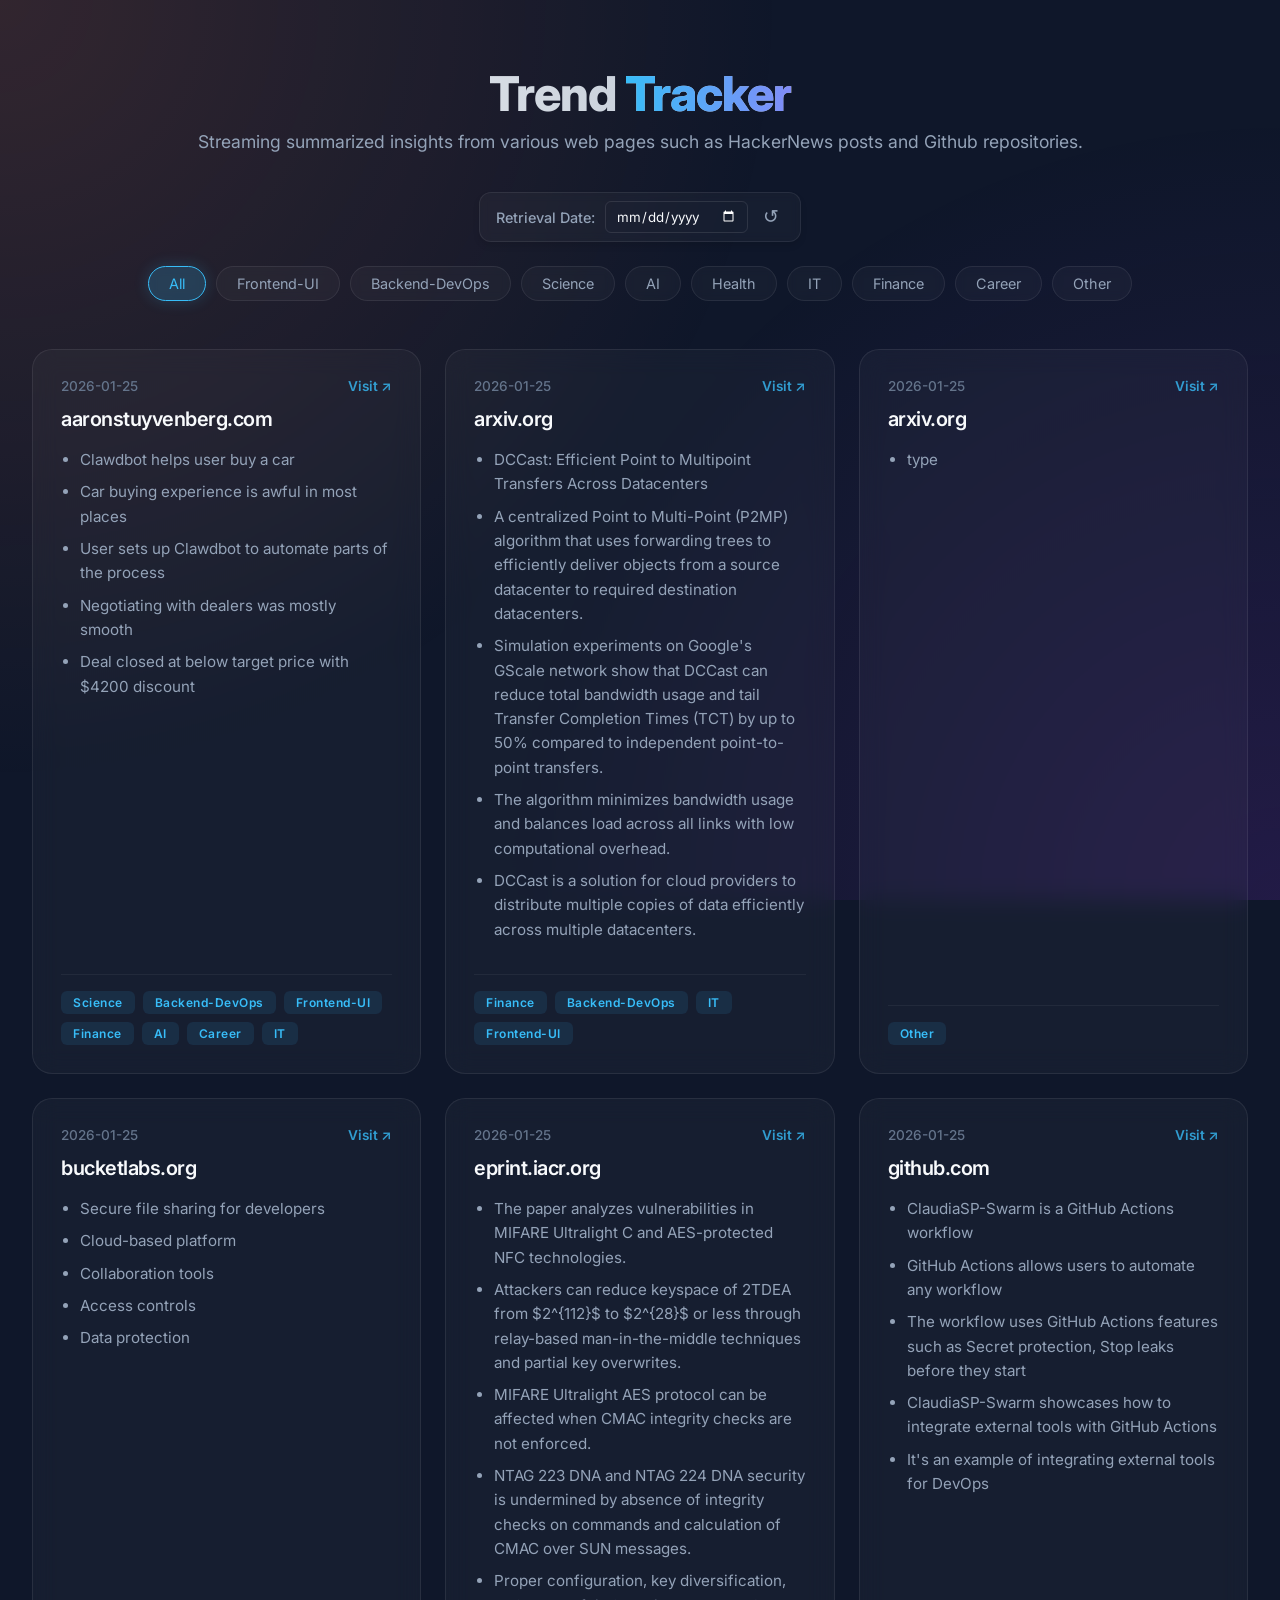
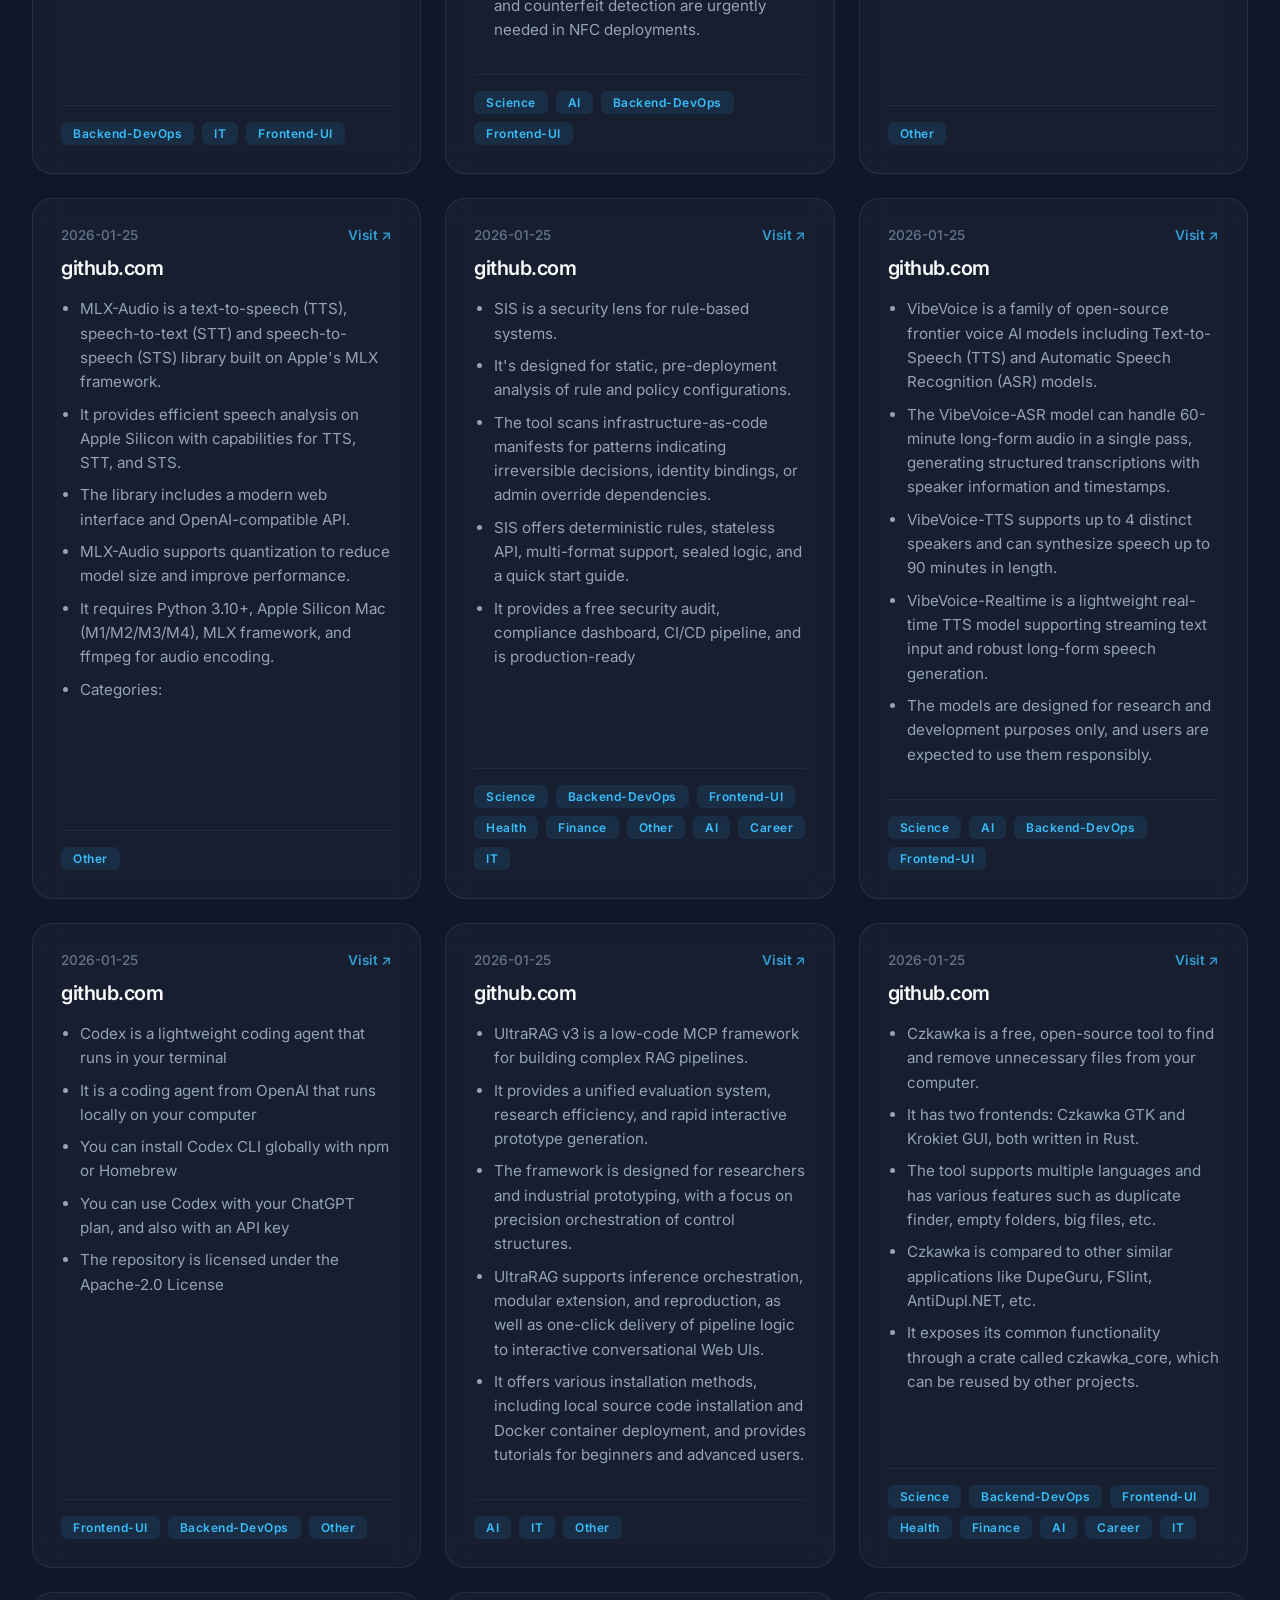
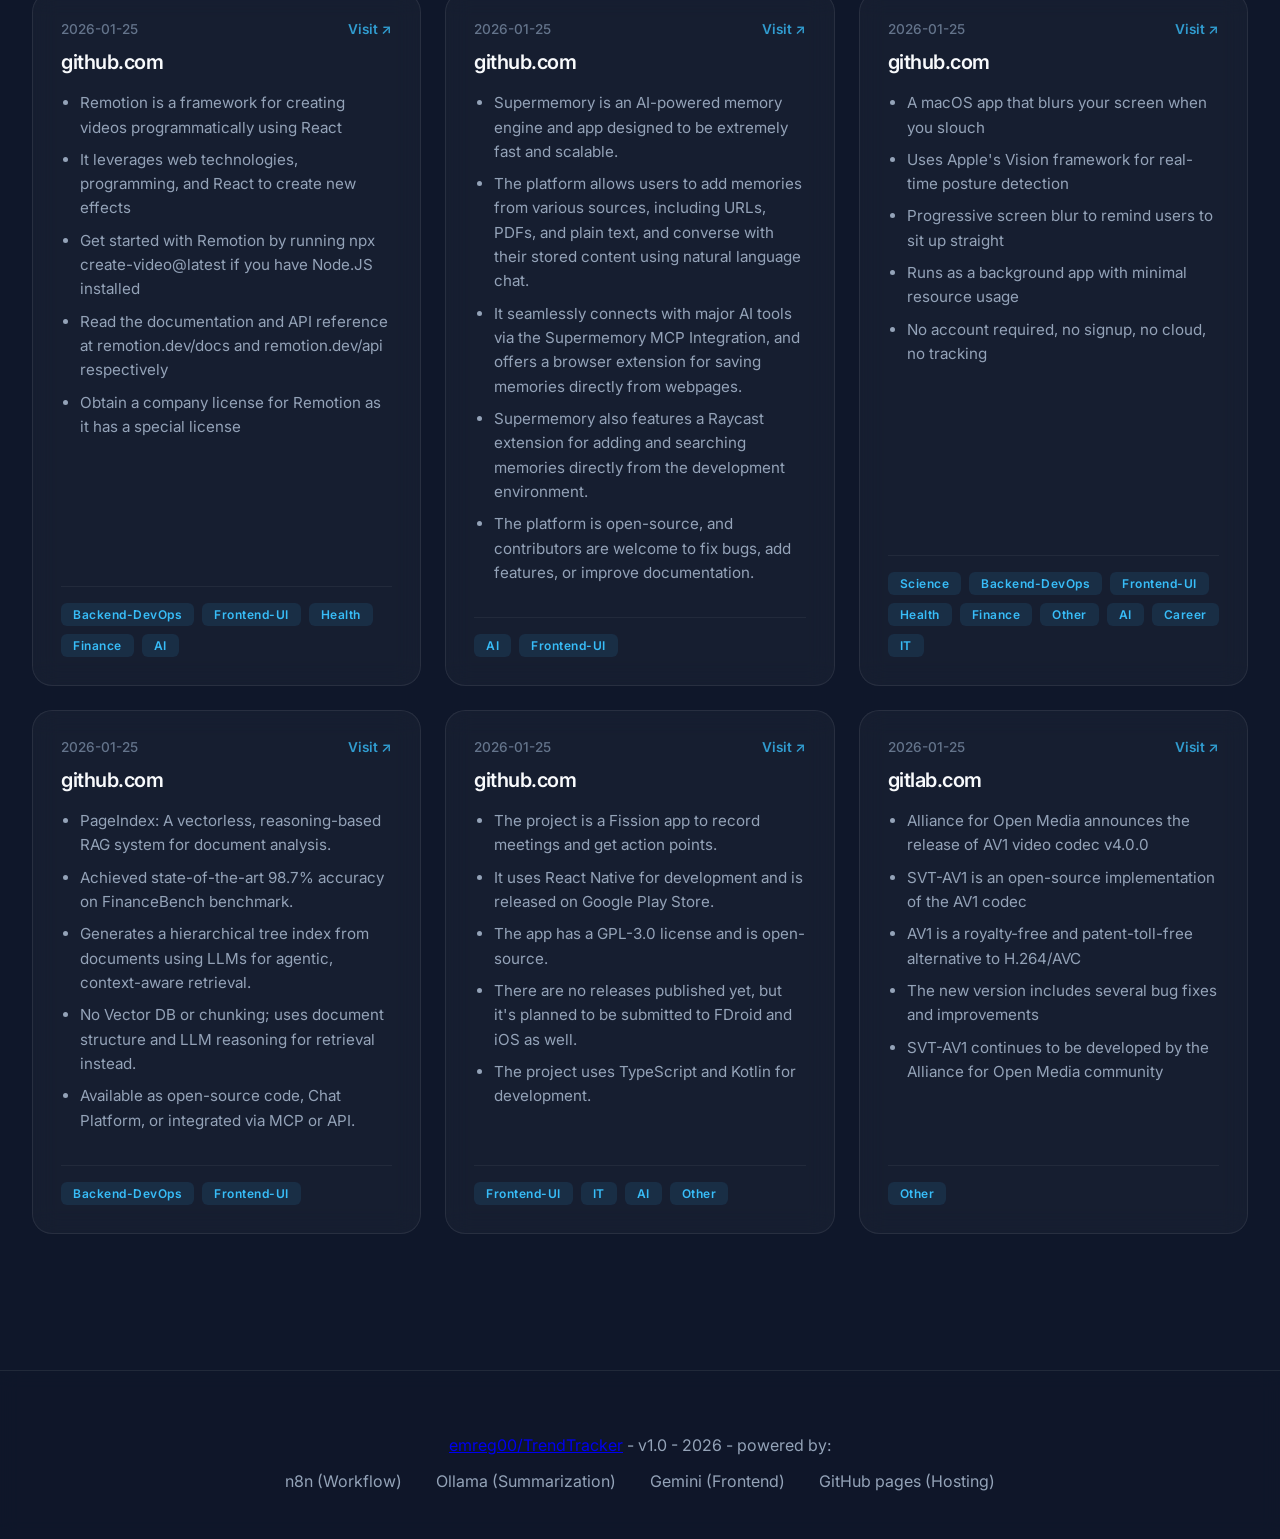
<file: index.html>
<!DOCTYPE html>
<html lang="en">
<head>
    <meta charset="UTF-8">
    <meta name="viewport" content="width=device-width, initial-scale=1.0">
    <title>Trending somewhere in the web</title>
    <link rel="icon" href="favicon.ico" sizes="32x32">
    <!-- Google Fonts: Inter -->
    <link rel="preconnect" href="https://fonts.googleapis.com">
    <link rel="preconnect" href="https://fonts.gstatic.com" crossorigin>
    <link href="https://fonts.googleapis.com/css2?family=Inter:wght@300;400;500;700&display=swap" rel="stylesheet">
    <link rel="stylesheet" href="style.css">
</head>
<body>

    <!-- Background Animation Layer -->
    <div class="ambient-background"></div>

    <header>
        <h1>Trend <span> Tracker</span></h1>
        <p>Streaming summarized insights from various web pages such as HackerNews posts and Github repositories.</p>
        
        <!-- Controls Container -->
        <div class="controls-container">
            <!-- Date Filter -->
            <div class="date-wrapper">
                <label for="date-filter">Retrieval Date:</label>
                <input type="date" id="date-filter">
                <button id="clear-date-btn" title="Clear Date Filter (Show All)">↺</button>
            </div>

            <!-- Tag Filters -->
            <div id="filter-container">
                <!-- Buttons injected by JS -->
            </div>
        </div>
    </header>

    <main>
        <div id="card-grid" class="bento-grid">
            <!-- Cards injected by JS -->
        </div>
        
        <!-- Empty State Message -->
        <div id="no-results" style="display:none;">
            <p>No updates found for this date.</p>
            <button onclick="document.getElementById('clear-date-btn').click()" class="reset-link">View all time</button>
        </div>

        <div id="scroll-sentinel"></div>
    </main>

    <footer>
        <div class="footer-content">
            <!-- <p>&copy; 2026 Knowledge Stream.</p> -->
            <p><a href="https://github.com/emreg00/n8n-local">emreg00/TrendTracker</a> - v1.0 - 2026 - powered by:</p>
            <div class="footer-links">
                <a href="https://n8n.io/">n8n (Workflow)</a>
                <a href="https://ollama.com/">Ollama (Summarization)</a>
            <!-- </div>
            <div class="footer-links"> -->
                <a href="https://aistudio.google.com/">Gemini (Frontend)</a>
                <a href="https://docs.github.com/en/pages/getting-started-with-github-pages/creating-a-github-pages-site">GitHub pages (Hosting)</a>
            </div>
        </div>
    </footer>

    <!-- Card Template -->
    <template id="card-template">
        <article class="card">
            <div class="card-header">
                <span class="card-date"></span>
                <a href="#" target="_blank" class="card-link">Visit &nearr;</a>
            </div>
            <h2 class="card-url"></h2>
            <div class="content-wrapper">
                <ul class="card-summary"></ul>
            </div>
            <div class="card-tags"></div>
        </article>
    </template>

    <script src="script.js"></script>
</body>
</html>
</file>
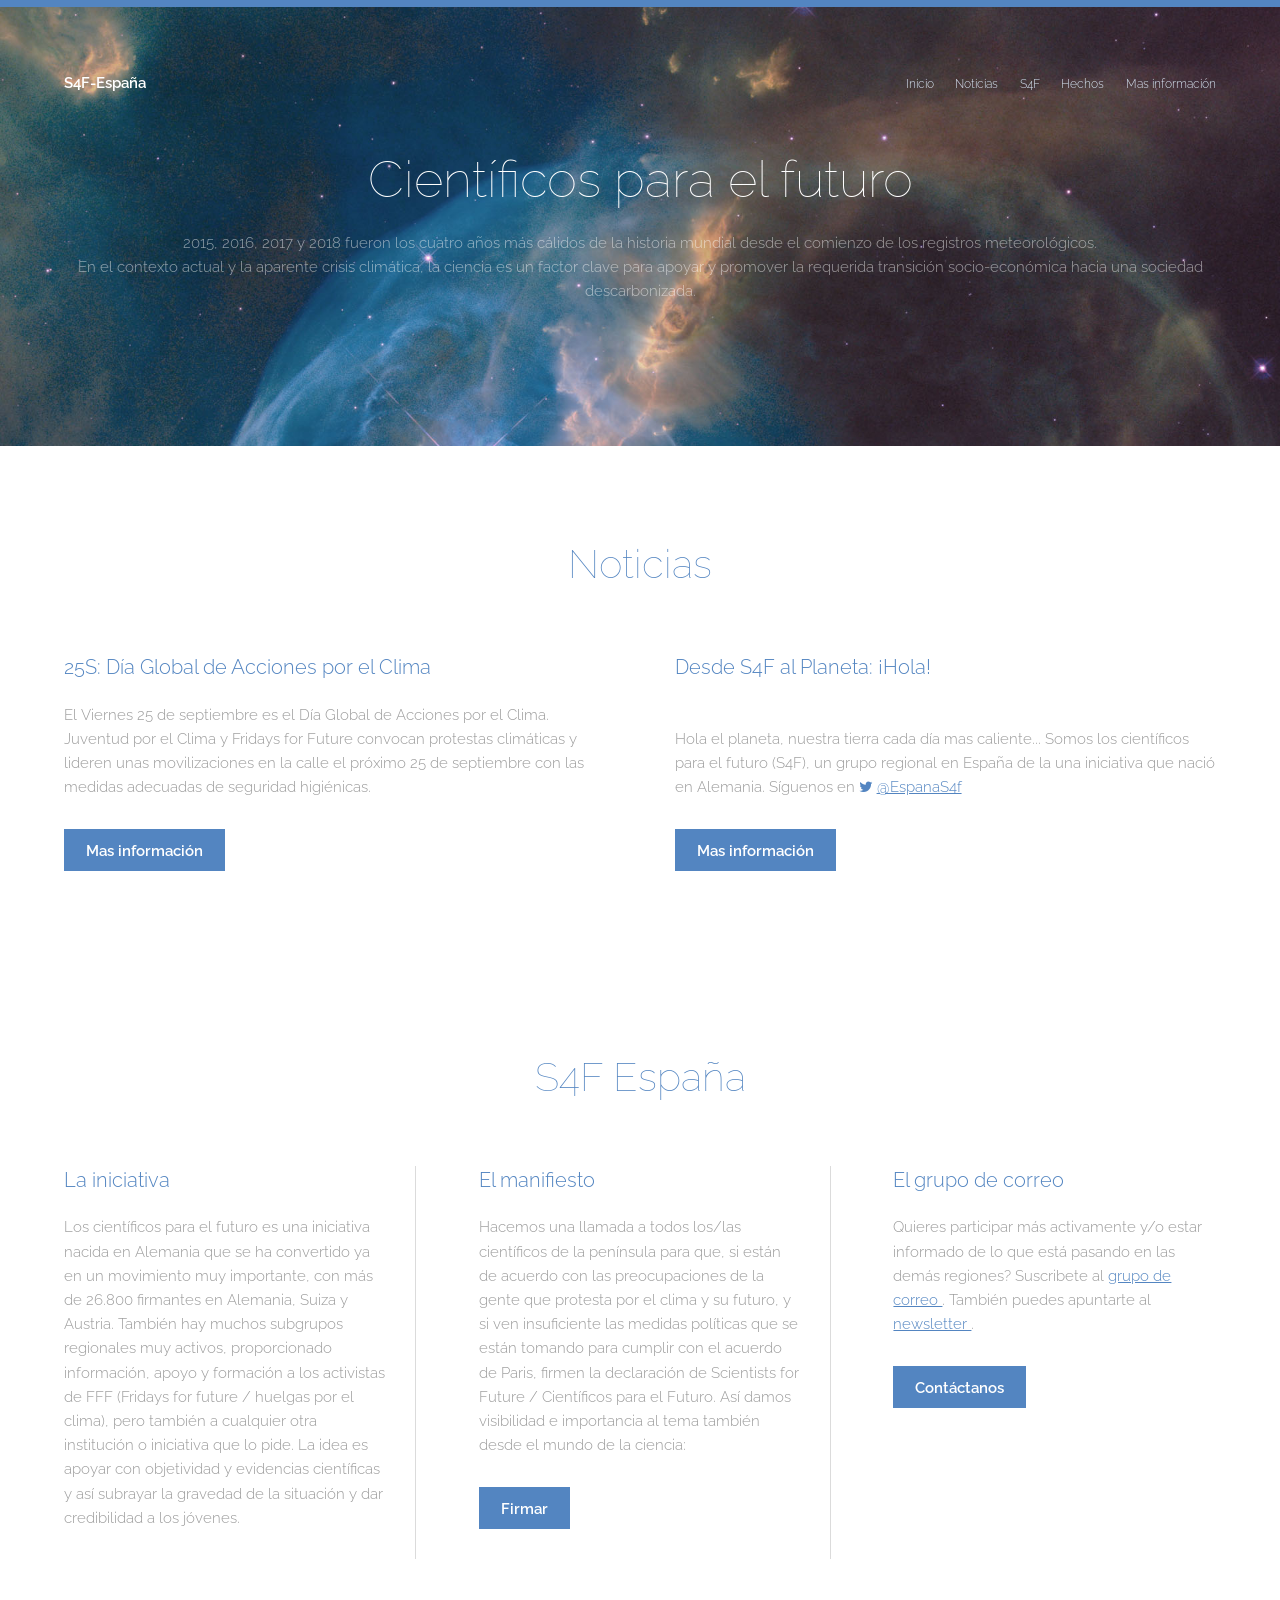
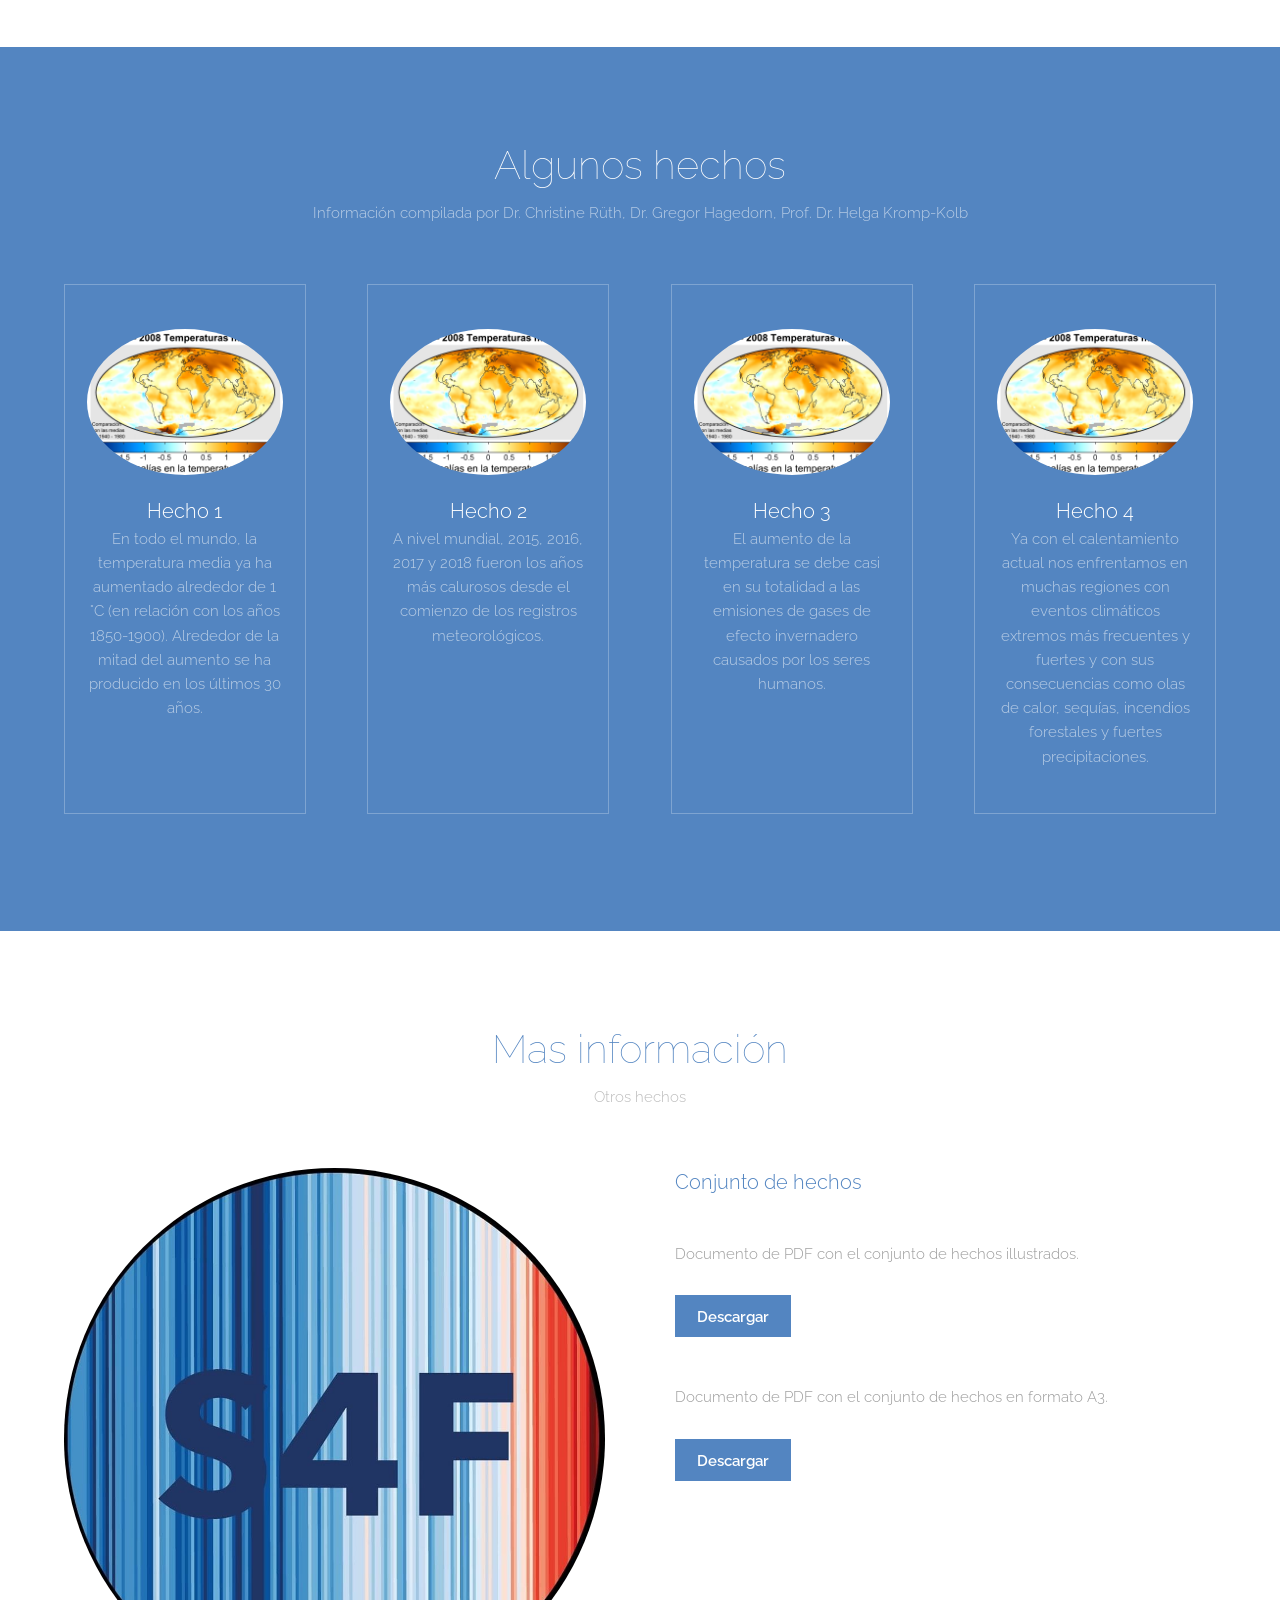
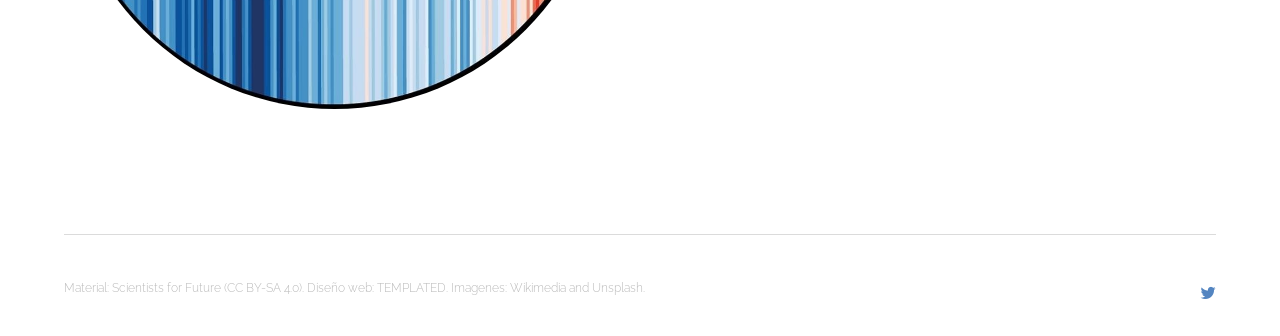
<file: s4f-espana/index.html>
<!DOCTYPE HTML>
<!--
	Theory by TEMPLATED
	templated.co @templatedco
	Released for free under the Creative Commons Attribution 3.0 license (templated.co/license)
-->
<html>
	<head>
		<title> Científicos para el futuro - Scientists for Future Spain </title>
		<meta charset="utf-8" />
		<meta name="viewport" content="width=device-width, initial-scale=1" />
		<link rel="stylesheet" href="assets/css/main.css" />
	</head>
	<body>

		<!-- Header -->
			<header id="header">
				<div class="inner">
					<a href="index.html" class="logo">S4F-España</a>
					<nav id="nav">
						<a href="index.html">Inicio</a>
						<!--<a href="generic.html">Hechos</a>
						<a href="elements.html">Mas información</a>-->
						<a href="#zero">Noticias</a>
						<a href="#one">S4F</a>
						<a href="#two">Hechos</a>
						<a href="#three">Mas información</a>
					</nav>
					<a href="#navPanel" class="navPanelToggle"><span class="fa fa-bars"></span></a>
				</div>
			</header>

		<!-- Banner -->
			<section id="banner">
				<h1>Científicos para el futuro</h1>
                        <!--<p>Una iniciativa de científicos que se preocupan por el futuro.</p>-->
                <p>
                2015, 2016, 2017 y 2018 fueron los cuatro años más cálidos 
                de la historia mundial desde el comienzo de los registros meteorológicos.
                <br/>
                En el contexto actual y la aparente crisis climática, la ciencia es un factor clave 
                para apoyar y promover la requerida transición socio-económica hacia una sociedad descarbonizada.
                </p>
			</section>

		<!-- Zero -->
			<section id="zero" class="wrapper special">
				<div class="inner">
					<header class="align-center">
					    <h2>Noticias</h2>
					 <!--	<p> - </p> --> 
					</header>
					<div class="flex flex-2">
						<article>
		<!--
							<div class="image fit">
								<img src="images/24A.png" alt="Pic 01" />
							</div>
		-->
							<header>
								<h3>25S: Día Global de Acciones por el Clima</h3>
							</header>
							<p> 
							El Viernes 25 de septiembre es el Día Global de Acciones por el Clima.
							<br/> 
							Juventud por el Clima y Fridays for Future convocan protestas climáticas y 
							lideren unas movilizaciones en la calle el próximo 25 de septiembre con las 
							medidas adecuadas de seguridad higiénicas. 
							</p>
							<footer>
								<a href="https://juventudxclima.es/" class="button special"> Mas información </a>
							</footer>
						</article>
		<!--
							<header>
								<h3>24A: Acción Global por el Clima</h3>
							</header>
							<p> 
							La alianza por el clima organiza una manifestación virtual el día 24 de Abril.
							<br/> 
							Para hacer frente a las consecuencias del calentamiento global, 
							es imprescindible reducir ciertos consumos, adoptar nuevas pautas de transporte 
							y acelerar la transición energética desde los combustibles fósiles a un modelo totalmente renovable, eficiente, sin emisiones contaminantes y justo. No será una acción global si faltas tú! 
							<br/> 
							Súmate a #ACCIÓNGLOBALPORELCLIMA24A #CLIMASTRIKEONLINE
							<a href="https://forms.gle/A24yB9mjhqkWv9e36"> apoyando el manifiesto </a>
							</p>
							<footer>
								<a href="https://drive.google.com/open?id=1qcgeaocUBEJosZOUWY5vDcVB9JocKqEL" class="button special">  El manifiesto de 24A </a>
							</footer>
						</article>
		-->
						<article>
		<!--
							<div class="image fit">
								<img src="images/CO2.png" alt="Pic 02" />
							</div>
		-->
							<header>
								<h3>Desde S4F al Planeta: ¡Hola!</h3>
							</header>
                            <br/>
							<p> Hola el planeta, nuestra tierra cada día mas caliente... 
							Somos los científicos para el futuro (S4F), un grupo regional en 
							España de la una iniciativa que nació en Alemania. Síguenos en
							<a href="https://twitter.com/espanas4f" class="icon fa-twitter"><span class="label">Twitter</span></a> <a href="https://twitter.com/espanas4f"> @EspanaS4f </a>
							</p>
							<footer>
								<a href="#one" class="button special"> Mas información </a>
							</footer>
						</article>
					</div>
				</div>
			</section>

		<!-- One -->
			<section id="one" class="wrapper">
				<div class="inner">
				    <header class="align-center">
					<h2>S4F España</h2>
				    </header>
					<div class="flex flex-3">
						<article>
							<header>
								<h3> La iniciativa </h3>
							</header>
							<p> 
                                Los científicos para el futuro es una iniciativa nacida en Alemania que se ha convertido ya en un movimiento muy importante, 
                                con más de 26.800 firmantes en Alemania, Suiza y Austria. También hay muchos subgrupos regionales muy activos, 
                                proporcionado información, apoyo y formación a los activistas de FFF (Fridays for future / huelgas por el clima), 
                                pero también a cualquier otra institución o iniciativa que lo pide. La idea es apoyar con objetividad y evidencias científicas 
                                y así subrayar la gravedad de la situación y dar credibilidad a los jóvenes.
                                </p>
							<footer>
                                <!--
								<a href="#" class="button special">More</a>
                                -->	
                            </footer>
						</article>
						<article>
							<header>
								<h3> El manifiesto </h3>
							</header>
							<p>
                            Hacemos una llamada a todos los/las científicos de la península para que, 
                            si están de acuerdo con las preocupaciones de la gente que protesta por el clima y su futuro, 
                            y si ven insuficiente las medidas políticas que se están tomando para cumplir con el acuerdo de Paris, 
                            firmen la declaración de Scientists for Future / Científicos para el Futuro. 
                            Así damos visibilidad e importancia al tema también desde el mundo de la ciencia:
                                </p>
							<footer>
								<a href="https://www.peticion.es/declaracion_scientists4future_espana" class="button special">Firmar</a>
							</footer>
						</article>
						<article>
							<header>
                                <!--<h3> Hecho <br /> 3 </h3> -->
								<h3> El grupo de correo </h3>
							</header>
							<p> 
                            Quieres participar más activamente y/o estar informado de lo que está pasando en las demás regiones?
                            Suscribete al <a href="https://groups.io/g/s4f-spain"> grupo de correo </a>. También puedes apuntarte al <a href="https://groups.io/g/newsletter-s4f-es"> newsletter  </a>.
                            </p>
							<footer>
								<!-- <a href="https://groups.io/g/s4f-spain" class="button special"> Contáctanos </a> --> 
								<a href="mailto:s4f-espana@outlook.com" class="button special"> Contáctanos </a>
							</footer>
						</article>
					</div>
				</div>
			</section>

		<!-- Two -->
			<section id="two" class="wrapper style1 special">
				<div class="inner">
					<header>
						<h2>Algunos hechos</h2>
						<p>Información compilada por Dr. Christine Rüth, Dr. Gregor Hagedorn, Prof. Dr. Helga Kromp-Kolb</p>
					</header>
					<div class="flex flex-4">
						<div class="box person">
							<div class="image round">
								<img src="images/warming_map_es.png" alt="Person 1" />
							</div>
							<h3>Hecho 1</h3>
							<p>En todo el mundo, la temperatura media
                                 ya ha aumentado alrededor de 1 °C 
                                (en relación con los años 1850-1900). 

                                Alrededor de la mitad del aumento 
                                se ha producido en los últimos 30 años.</p>
						</div>
						<div class="box person">
							<div class="image round">
								<img src="images/warming_map_es.png" alt="Person 2" />
							</div>
							<h3>Hecho 2</h3>
							<p>A nivel mundial, 2015, 2016, 2017 y 2018 
                                fueron los años más calurosos desde 
                                el comienzo de los registros meteorológicos.</p>
						</div>
						<div class="box person">
							<div class="image round">
								<img src="images/warming_map_es.png" alt="Person 3" />
							</div>
							<h3>Hecho 3</h3>
							<p>El aumento de la temperatura 
                                se debe casi en su totalidad a las emisiones 
                                de gases de efecto invernadero causados 
                                por los seres humanos.</p>
						</div>
						<div class="box person">
							<div class="image round">
								<img src="images/warming_map_es.png" alt="Person 4" />
							</div>
							<h3>Hecho 4</h3>
							<p>
                            Ya con el calentamiento actual nos enfrentamos
                            en muchas regiones con eventos climáticos extremos
                            más frecuentes y fuertes y con sus consecuencias
                            como olas de calor, sequías, incendios forestales y fuertes precipitaciones.
                            </p>
						</div>
					</div>
				</div>
			</section>

		<!-- Three -->
			<section id="three" class="wrapper special">
				<div class="inner">
					<header class="align-center">
						<h2>Mas información</h2>
						<p>Otros hechos </p>
					</header>
					<div class="flex flex-2">
						<article>
							<!--<div class="image fit">
								<img src="images/pic01.jpg" alt="Pic 01" />
							</div>
                            -->
                            <div class="image fit">
							<div class="image round">
								<img src="images/s4f.jpg" alt="Person 4" />
							</div>
							</div>

                            <!--
							<header>
								<h3>Praesent placerat magna</h3>
							</header>
							<p>Praesent dapibus, neque id cursus faucibus, tortor neque egestas augue, eu vulputate magna eros eu erat. Aliquam erat volutpat. Nam dui mi, tincidunt quis, accumsan porttitor lorem ipsum.</p>
							<footer>
								<a href="#" class="button special">More</a>
							</footer>
                            -->
						</article>
						<article>
                                <!--
							<div class="image fit">
								<img src="images/pic02.jpg" alt="Pic 02" />
							</div>
                                -->
							<header>
								<h3>Conjunto de hechos</h3>
							</header>
                            <br/>
							<p>Documento de PDF con el conjunto de hechos illustrados.</p>
							<footer>
								<a href="images/s4f_hechos.pdf" class="button special">Descargar</a>
							</footer>
                            <br/>
                            <br/>
							<p>Documento de PDF con el conjunto de hechos en formato A3.</p>
							<footer>
								<a href="images/s4f_hechos_a3.pdf" class="button special">Descargar</a>
							</footer>

						</article>
					</div>
				</div>
			</section>

		<!-- Footer -->
			<footer id="footer">
				<div class="inner">
					<div class="flex">
						<div class="copyright">
                                <!--&copy; Untitled. Design: <a href="https://templated.co">TEMPLATED</a>. Images: <a href="https://unsplash.com">Unsplash</a>.-->
                                Material: 
                                <a href="https://www.scientists4future.org/">Scientists for Future (CC BY-SA 4.0)</a>. 
                                Diseño web: <a href="https://templated.co">TEMPLATED</a>. Imagenes: <a href="https://commons.wikimedia.org/">Wikimedia</a> and <a href="https://unsplash.com">Unsplash</a>.
						</div>
						<ul class="icons">
							<li><a href="https://twitter.com/espanas4f" class="icon fa-twitter"><span class="label">Twitter</span></a></li>
                        <!--
							<li><a href="#" class="icon fa-facebook"><span class="label">Facebook</span></a></li>
							<li><a href="#" class="icon fa-linkedin"><span class="label">linkedIn</span></a></li>
							<li><a href="#" class="icon fa-pinterest-p"><span class="label">Pinterest</span></a></li>
							<li><a href="#" class="icon fa-vimeo"><span class="label">Vimeo</span></a></li>
                        -->
						</ul>
					</div>
				</div>
			</footer>

		<!-- Scripts -->
			<script src="assets/js/jquery.min.js"></script>
			<script src="assets/js/skel.min.js"></script>
			<script src="assets/js/util.js"></script>
			<script src="assets/js/main.js"></script>

	</body>
</html>
</file>
<file: style.css>
:root {
    --bg-slate: #0f172a;
    --sunrise-accent: rgba(255, 125, 80, 0.15); /* Soft Coral */
    --sunset-accent: rgba(147, 51, 234, 0.15);  /* Deep Purple */
    --card-bg: rgba(255, 255, 255, 0.03);
    --card-border: rgba(255, 255, 255, 0.08);
    --text-primary: #f8fafc;
    --text-dim: #94a3b8;
    --accent-blue: #38bdf8;
    --accent-glow: rgba(56, 189, 248, 0.2);
}

body {
    background-color: var(--bg-slate);
    color: var(--text-primary);
    font-family: 'Inter', sans-serif;
    margin: 0;
    min-height: 100vh;
    overflow-x: hidden;
    display: flex;
    flex-direction: column;
}

/* --- Background Animation --- */
.ambient-background {
    position: fixed;
    top: 0; left: 0; width: 100%; height: 100%;
    background: radial-gradient(circle at 0% 0%, var(--sunrise-accent) 0%, transparent 50%),
                radial-gradient(circle at 100% 100%, var(--sunset-accent) 0%, transparent 50%);
    z-index: -1;
    animation: hueRotate 15s ease-in-out infinite alternate;
    pointer-events: none;
}

@keyframes hueRotate {
    0% { filter: hue-rotate(0deg); }
    100% { filter: hue-rotate(45deg); }
}

/* --- Header --- */
header {
    text-align: center;
    padding: 4rem 1rem 1rem;
    position: relative;
}

header h1 {
    font-size: 3rem;
    font-weight: 800;
    margin: 0;
    letter-spacing: -1px;
    background: linear-gradient(to right, #fff, #94a3b8);
    -webkit-background-clip: text;
    -webkit-text-fill-color: transparent;
}

header h1 span {
    background: linear-gradient(to right, var(--accent-blue), #818cf8);
    -webkit-background-clip: text;
    -webkit-text-fill-color: transparent;
}

header p {
    color: var(--text-dim);
    font-size: 1.1rem;
    margin-top: 0.5rem;
}

/* --- Controls Container --- */
.controls-container {
    display: flex;
    flex-direction: column;
    align-items: center;
    gap: 1.5rem;
    margin-top: 2.5rem;
}

/* --- Date Picker Styling --- */
.date-wrapper {
    display: flex;
    align-items: center;
    gap: 10px;
    background: rgba(255, 255, 255, 0.03);
    padding: 8px 16px;
    border-radius: 12px;
    border: 1px solid var(--card-border);
    backdrop-filter: blur(5px);
    box-shadow: 0 4px 6px rgba(0,0,0,0.1);
}

.date-wrapper label {
    color: var(--text-dim);
    font-size: 0.9rem;
    font-weight: 500;
}

input[type="date"] {
    background: transparent;
    border: 1px solid rgba(255,255,255,0.1);
    border-radius: 6px;
    color: var(--text-primary);
    padding: 6px 10px;
    font-family: 'Inter', sans-serif;
    outline: none;
    cursor: pointer;
    color-scheme: dark; /* Forces browser calendar popup to be dark mode */
}

input[type="date"]:focus {
    border-color: var(--accent-blue);
}

#clear-date-btn {
    background: transparent;
    border: none;
    color: var(--text-dim);
    cursor: pointer;
    font-size: 1.2rem;
    padding: 0 5px;
    transition: color 0.2s;
    line-height: 1;
}

#clear-date-btn:hover {
    color: var(--accent-blue);
}

/* --- Tag Filters --- */
#filter-container {
    display: flex;
    justify-content: center;
    flex-wrap: wrap;
    gap: 10px;
}

.filter-btn {
    background: rgba(255, 255, 255, 0.03);
    border: 1px solid var(--card-border);
    color: var(--text-dim);
    padding: 8px 20px;
    border-radius: 50px;
    cursor: pointer;
    transition: all 0.3s ease;
    font-family: 'Inter', sans-serif;
    font-size: 0.9rem;
    backdrop-filter: blur(5px);
}

.filter-btn:hover {
    background: rgba(255, 255, 255, 0.08);
    color: white;
}

.filter-btn.active {
    background: var(--accent-glow);
    border-color: var(--accent-blue);
    color: var(--accent-blue);
    box-shadow: 0 0 15px var(--accent-glow);
}

/* --- Grid Layout --- */
main {
    flex: 1;
    padding: 2rem;
    max-width: 1400px;
    margin: 0 auto;
    width: 100%;
    box-sizing: border-box;
}

.bento-grid {
    display: grid;
    /* Responsive columns: roughly 340px wide each, fits 3 cols on desktop */
    grid-template-columns: repeat(auto-fill, minmax(340px, 1fr));
    gap: 24px;
}

/* --- Card Styling --- */
.card {
    background: var(--card-bg);
    backdrop-filter: blur(12px);
    -webkit-backdrop-filter: blur(12px);
    border: 1px solid var(--card-border);
    border-radius: 20px;
    padding: 1.75rem;
    display: flex;
    flex-direction: column;
    transition: transform 0.3s cubic-bezier(0.4, 0, 0.2, 1), 
                border-color 0.3s ease,
                box-shadow 0.3s ease;
}

.card:hover {
    transform: translateY(-5px);
    border-color: rgba(56, 189, 248, 0.3);
    box-shadow: 0 10px 30px -10px rgba(0, 0, 0, 0.3);
}

.card-header {
    display: flex;
    justify-content: space-between;
    align-items: center;
    margin-bottom: 12px;
    font-size: 0.85rem;
}

.card-date { color: #64748b; font-weight: 500; }

.card-link {
    color: var(--accent-blue);
    text-decoration: none;
    font-size: 0.85rem;
    font-weight: 600;
    opacity: 0.8;
    transition: opacity 0.2s;
}
.card-link:hover { opacity: 1; }

.card-url {
    color: var(--text-primary);
    font-size: 1.25rem;
    margin: 0 0 1rem 0;
    font-weight: 600;
    letter-spacing: -0.5px;
    word-break: break-all;
    line-height: 1.3;
}

.content-wrapper {
    flex-grow: 1;
    margin-bottom: 1.5rem;
}

.card-summary {
    padding-left: 1.2rem;
    margin: 0;
    color: var(--text-dim);
}

.card-summary li {
    margin-bottom: 8px;
    line-height: 1.6;
    font-size: 0.95rem;
}

/* --- Tags --- */
.card-tags {
    display: flex;
    flex-wrap: wrap;
    gap: 8px;
    margin-top: auto;
    padding-top: 1rem;
    border-top: 1px solid rgba(255, 255, 255, 0.05);
}

.tag {
    background: rgba(56, 189, 248, 0.1);
    color: var(--accent-blue);
    padding: 4px 12px;
    border-radius: 6px;
    font-size: 0.75rem;
    font-weight: 600;
    letter-spacing: 0.5px;
}

/* --- Footer --- */
footer {
    border-top: 1px solid var(--card-border);
    background: rgba(15, 23, 42, 0.8);
    backdrop-filter: blur(10px);
    padding: 3rem 1rem;
    text-align: center;
    color: var(--text-dim);
    margin-top: 4rem;
}

.footer-links { margin-top: 1rem; }

.footer-links a {
    color: var(--text-dim);
    text-decoration: none;
    margin: 0 15px;
    transition: color 0.2s;
}

.footer-links a:hover { color: var(--accent-blue); }

/* --- No Results & Sentinel --- */
#no-results {
    text-align: center;
    color: var(--text-dim);
    margin-top: 3rem;
    font-size: 1.1rem;
}

.reset-link {
    background: none;
    border: none;
    color: var(--accent-blue);
    text-decoration: underline;
    cursor: pointer;
    font-size: 1rem;
    margin-top: 0.5rem;
}

#scroll-sentinel { height: 40px; }

/* Mobile Optimization */
@media (max-width: 600px) {
    header h1 { font-size: 2.2rem; }
    main { padding: 1rem; }
    .bento-grid { grid-template-columns: 1fr; }
    .controls-container { gap: 1rem; }
}
</file>
<file: s4f-espana/assets/css/main.css>
@charset "UTF-8";
@import url(font-awesome.min.css);
@import "https://fonts.googleapis.com/css?family=Raleway:100,300,600";

/*
	Theory by TEMPLATED
	templated.co @templatedco
	Released for free under the Creative Commons Attribution 3.0 license (templated.co/license)
*/

/* Reset */

	html, body, div, span, applet, object, iframe, h1, h2, h3, h4, h5, h6, p, blockquote, pre, a, abbr, acronym, address, big, cite, code, del, dfn, em, img, ins, kbd, q, s, samp, small, strike, strong, sub, sup, tt, var, b, u, i, center, dl, dt, dd, ol, ul, li, fieldset, form, label, legend, table, caption, tbody, tfoot, thead, tr, th, td, article, aside, canvas, details, embed, figure, figcaption, footer, header, hgroup, menu, nav, output, ruby, section, summary, time, mark, audio, video {
		margin: 0;
		padding: 0;
		border: 0;
		font-size: 100%;
		font: inherit;
		vertical-align: baseline;
	}

	article, aside, details, figcaption, figure, footer, header, hgroup, menu, nav, section {
		display: block;
	}

	body {
		line-height: 1;
	}

	ol, ul {
		list-style: none;
	}

	blockquote, q {
		quotes: none;
	}

	blockquote:before, blockquote:after, q:before, q:after {
		content: '';
		content: none;
	}

	table {
		border-collapse: collapse;
		border-spacing: 0;
	}

	body {
		-webkit-text-size-adjust: none;
	}

/* Box Model */

	*, *:before, *:after {
		-moz-box-sizing: border-box;
		-webkit-box-sizing: border-box;
		box-sizing: border-box;
	}

/* Containers */

	.container {
		margin-left: auto;
		margin-right: auto;
	}

	.container.\31 25\25 {
		width: 100%;
		max-width: 100em;
		min-width: 80em;
	}

	.container.\37 5\25 {
		width: 60em;
	}

	.container.\35 0\25 {
		width: 40em;
	}

	.container.\32 5\25 {
		width: 20em;
	}

	.container {
		width: 80em;
	}

	@media screen and (max-width: 1680px) {

		.container.\31 25\25 {
			width: 100%;
			max-width: 100em;
			min-width: 80em;
		}

		.container.\37 5\25 {
			width: 60em;
		}

		.container.\35 0\25 {
			width: 40em;
		}

		.container.\32 5\25 {
			width: 20em;
		}

		.container {
			width: 80em;
		}

	}

	@media screen and (max-width: 1280px) {

		.container.\31 25\25 {
			width: 100%;
			max-width: 81.25em;
			min-width: 65em;
		}

		.container.\37 5\25 {
			width: 48.75em;
		}

		.container.\35 0\25 {
			width: 32.5em;
		}

		.container.\32 5\25 {
			width: 16.25em;
		}

		.container {
			width: 65em;
		}

	}

	@media screen and (max-width: 980px) {

		.container.\31 25\25 {
			width: 100%;
			max-width: 112.5%;
			min-width: 90%;
		}

		.container.\37 5\25 {
			width: 67.5%;
		}

		.container.\35 0\25 {
			width: 45%;
		}

		.container.\32 5\25 {
			width: 22.5%;
		}

		.container {
			width: 90%;
		}

	}

	@media screen and (max-width: 736px) {

		.container.\31 25\25 {
			width: 100%;
			max-width: 112.5%;
			min-width: 90%;
		}

		.container.\37 5\25 {
			width: 67.5%;
		}

		.container.\35 0\25 {
			width: 45%;
		}

		.container.\32 5\25 {
			width: 22.5%;
		}

		.container {
			width: 90% !important;
		}

	}

	@media screen and (max-width: 480px) {

		.container.\31 25\25 {
			width: 100%;
			max-width: 112.5%;
			min-width: 90%;
		}

		.container.\37 5\25 {
			width: 67.5%;
		}

		.container.\35 0\25 {
			width: 45%;
		}

		.container.\32 5\25 {
			width: 22.5%;
		}

		.container {
			width: 90% !important;
		}

	}

/* Grid */

	.row {
		border-bottom: solid 1px transparent;
		-moz-box-sizing: border-box;
		-webkit-box-sizing: border-box;
		box-sizing: border-box;
	}

	.row > * {
		float: left;
		-moz-box-sizing: border-box;
		-webkit-box-sizing: border-box;
		box-sizing: border-box;
	}

	.row:after, .row:before {
		content: '';
		display: block;
		clear: both;
		height: 0;
	}

	.row.uniform > * > :first-child {
		margin-top: 0;
	}

	.row.uniform > * > :last-child {
		margin-bottom: 0;
	}

	.row.\30 \25 > * {
		padding: 0 0 0 0em;
	}

	.row.\30 \25 {
		margin: 0 0 -1px 0em;
	}

	.row.uniform.\30 \25 > * {
		padding: 0em 0 0 0em;
	}

	.row.uniform.\30 \25 {
		margin: 0em 0 -1px 0em;
	}

	.row > * {
		padding: 0 0 0 2em;
	}

	.row {
		margin: 0 0 -1px -2em;
	}

	.row.uniform > * {
		padding: 2em 0 0 2em;
	}

	.row.uniform {
		margin: -2em 0 -1px -2em;
	}

	.row.\32 00\25 > * {
		padding: 0 0 0 4em;
	}

	.row.\32 00\25 {
		margin: 0 0 -1px -4em;
	}

	.row.uniform.\32 00\25 > * {
		padding: 4em 0 0 4em;
	}

	.row.uniform.\32 00\25 {
		margin: -4em 0 -1px -4em;
	}

	.row.\31 50\25 > * {
		padding: 0 0 0 3em;
	}

	.row.\31 50\25 {
		margin: 0 0 -1px -3em;
	}

	.row.uniform.\31 50\25 > * {
		padding: 3em 0 0 3em;
	}

	.row.uniform.\31 50\25 {
		margin: -3em 0 -1px -3em;
	}

	.row.\35 0\25 > * {
		padding: 0 0 0 1em;
	}

	.row.\35 0\25 {
		margin: 0 0 -1px -1em;
	}

	.row.uniform.\35 0\25 > * {
		padding: 1em 0 0 1em;
	}

	.row.uniform.\35 0\25 {
		margin: -1em 0 -1px -1em;
	}

	.row.\32 5\25 > * {
		padding: 0 0 0 0.5em;
	}

	.row.\32 5\25 {
		margin: 0 0 -1px -0.5em;
	}

	.row.uniform.\32 5\25 > * {
		padding: 0.5em 0 0 0.5em;
	}

	.row.uniform.\32 5\25 {
		margin: -0.5em 0 -1px -0.5em;
	}

	.\31 2u, .\31 2u\24 {
		width: 100%;
		clear: none;
		margin-left: 0;
	}

	.\31 1u, .\31 1u\24 {
		width: 91.6666666667%;
		clear: none;
		margin-left: 0;
	}

	.\31 0u, .\31 0u\24 {
		width: 83.3333333333%;
		clear: none;
		margin-left: 0;
	}

	.\39 u, .\39 u\24 {
		width: 75%;
		clear: none;
		margin-left: 0;
	}

	.\38 u, .\38 u\24 {
		width: 66.6666666667%;
		clear: none;
		margin-left: 0;
	}

	.\37 u, .\37 u\24 {
		width: 58.3333333333%;
		clear: none;
		margin-left: 0;
	}

	.\36 u, .\36 u\24 {
		width: 50%;
		clear: none;
		margin-left: 0;
	}

	.\35 u, .\35 u\24 {
		width: 41.6666666667%;
		clear: none;
		margin-left: 0;
	}

	.\34 u, .\34 u\24 {
		width: 33.3333333333%;
		clear: none;
		margin-left: 0;
	}

	.\33 u, .\33 u\24 {
		width: 25%;
		clear: none;
		margin-left: 0;
	}

	.\32 u, .\32 u\24 {
		width: 16.6666666667%;
		clear: none;
		margin-left: 0;
	}

	.\31 u, .\31 u\24 {
		width: 8.3333333333%;
		clear: none;
		margin-left: 0;
	}

	.\31 2u\24 + *,
	.\31 1u\24 + *,
	.\31 0u\24 + *,
	.\39 u\24 + *,
	.\38 u\24 + *,
	.\37 u\24 + *,
	.\36 u\24 + *,
	.\35 u\24 + *,
	.\34 u\24 + *,
	.\33 u\24 + *,
	.\32 u\24 + *,
	.\31 u\24 + * {
		clear: left;
	}

	.\-11u {
		margin-left: 91.66667%;
	}

	.\-10u {
		margin-left: 83.33333%;
	}

	.\-9u {
		margin-left: 75%;
	}

	.\-8u {
		margin-left: 66.66667%;
	}

	.\-7u {
		margin-left: 58.33333%;
	}

	.\-6u {
		margin-left: 50%;
	}

	.\-5u {
		margin-left: 41.66667%;
	}

	.\-4u {
		margin-left: 33.33333%;
	}

	.\-3u {
		margin-left: 25%;
	}

	.\-2u {
		margin-left: 16.66667%;
	}

	.\-1u {
		margin-left: 8.33333%;
	}

	@media screen and (max-width: 1680px) {

		.row > * {
			padding: 0 0 0 2em;
		}

		.row {
			margin: 0 0 -1px -2em;
		}

		.row.uniform > * {
			padding: 2em 0 0 2em;
		}

		.row.uniform {
			margin: -2em 0 -1px -2em;
		}

		.row.\32 00\25 > * {
			padding: 0 0 0 4em;
		}

		.row.\32 00\25 {
			margin: 0 0 -1px -4em;
		}

		.row.uniform.\32 00\25 > * {
			padding: 4em 0 0 4em;
		}

		.row.uniform.\32 00\25 {
			margin: -4em 0 -1px -4em;
		}

		.row.\31 50\25 > * {
			padding: 0 0 0 3em;
		}

		.row.\31 50\25 {
			margin: 0 0 -1px -3em;
		}

		.row.uniform.\31 50\25 > * {
			padding: 3em 0 0 3em;
		}

		.row.uniform.\31 50\25 {
			margin: -3em 0 -1px -3em;
		}

		.row.\35 0\25 > * {
			padding: 0 0 0 1em;
		}

		.row.\35 0\25 {
			margin: 0 0 -1px -1em;
		}

		.row.uniform.\35 0\25 > * {
			padding: 1em 0 0 1em;
		}

		.row.uniform.\35 0\25 {
			margin: -1em 0 -1px -1em;
		}

		.row.\32 5\25 > * {
			padding: 0 0 0 0.5em;
		}

		.row.\32 5\25 {
			margin: 0 0 -1px -0.5em;
		}

		.row.uniform.\32 5\25 > * {
			padding: 0.5em 0 0 0.5em;
		}

		.row.uniform.\32 5\25 {
			margin: -0.5em 0 -1px -0.5em;
		}

		.\31 2u\28xlarge\29, .\31 2u\24\28xlarge\29 {
			width: 100%;
			clear: none;
			margin-left: 0;
		}

		.\31 1u\28xlarge\29, .\31 1u\24\28xlarge\29 {
			width: 91.6666666667%;
			clear: none;
			margin-left: 0;
		}

		.\31 0u\28xlarge\29, .\31 0u\24\28xlarge\29 {
			width: 83.3333333333%;
			clear: none;
			margin-left: 0;
		}

		.\39 u\28xlarge\29, .\39 u\24\28xlarge\29 {
			width: 75%;
			clear: none;
			margin-left: 0;
		}

		.\38 u\28xlarge\29, .\38 u\24\28xlarge\29 {
			width: 66.6666666667%;
			clear: none;
			margin-left: 0;
		}

		.\37 u\28xlarge\29, .\37 u\24\28xlarge\29 {
			width: 58.3333333333%;
			clear: none;
			margin-left: 0;
		}

		.\36 u\28xlarge\29, .\36 u\24\28xlarge\29 {
			width: 50%;
			clear: none;
			margin-left: 0;
		}

		.\35 u\28xlarge\29, .\35 u\24\28xlarge\29 {
			width: 41.6666666667%;
			clear: none;
			margin-left: 0;
		}

		.\34 u\28xlarge\29, .\34 u\24\28xlarge\29 {
			width: 33.3333333333%;
			clear: none;
			margin-left: 0;
		}

		.\33 u\28xlarge\29, .\33 u\24\28xlarge\29 {
			width: 25%;
			clear: none;
			margin-left: 0;
		}

		.\32 u\28xlarge\29, .\32 u\24\28xlarge\29 {
			width: 16.6666666667%;
			clear: none;
			margin-left: 0;
		}

		.\31 u\28xlarge\29, .\31 u\24\28xlarge\29 {
			width: 8.3333333333%;
			clear: none;
			margin-left: 0;
		}

		.\31 2u\24\28xlarge\29 + *,
		.\31 1u\24\28xlarge\29 + *,
		.\31 0u\24\28xlarge\29 + *,
		.\39 u\24\28xlarge\29 + *,
		.\38 u\24\28xlarge\29 + *,
		.\37 u\24\28xlarge\29 + *,
		.\36 u\24\28xlarge\29 + *,
		.\35 u\24\28xlarge\29 + *,
		.\34 u\24\28xlarge\29 + *,
		.\33 u\24\28xlarge\29 + *,
		.\32 u\24\28xlarge\29 + *,
		.\31 u\24\28xlarge\29 + * {
			clear: left;
		}

		.\-11u\28xlarge\29 {
			margin-left: 91.66667%;
		}

		.\-10u\28xlarge\29 {
			margin-left: 83.33333%;
		}

		.\-9u\28xlarge\29 {
			margin-left: 75%;
		}

		.\-8u\28xlarge\29 {
			margin-left: 66.66667%;
		}

		.\-7u\28xlarge\29 {
			margin-left: 58.33333%;
		}

		.\-6u\28xlarge\29 {
			margin-left: 50%;
		}

		.\-5u\28xlarge\29 {
			margin-left: 41.66667%;
		}

		.\-4u\28xlarge\29 {
			margin-left: 33.33333%;
		}

		.\-3u\28xlarge\29 {
			margin-left: 25%;
		}

		.\-2u\28xlarge\29 {
			margin-left: 16.66667%;
		}

		.\-1u\28xlarge\29 {
			margin-left: 8.33333%;
		}

	}

	@media screen and (max-width: 1280px) {

		.row > * {
			padding: 0 0 0 1.5em;
		}

		.row {
			margin: 0 0 -1px -1.5em;
		}

		.row.uniform > * {
			padding: 1.5em 0 0 1.5em;
		}

		.row.uniform {
			margin: -1.5em 0 -1px -1.5em;
		}

		.row.\32 00\25 > * {
			padding: 0 0 0 3em;
		}

		.row.\32 00\25 {
			margin: 0 0 -1px -3em;
		}

		.row.uniform.\32 00\25 > * {
			padding: 3em 0 0 3em;
		}

		.row.uniform.\32 00\25 {
			margin: -3em 0 -1px -3em;
		}

		.row.\31 50\25 > * {
			padding: 0 0 0 2.25em;
		}

		.row.\31 50\25 {
			margin: 0 0 -1px -2.25em;
		}

		.row.uniform.\31 50\25 > * {
			padding: 2.25em 0 0 2.25em;
		}

		.row.uniform.\31 50\25 {
			margin: -2.25em 0 -1px -2.25em;
		}

		.row.\35 0\25 > * {
			padding: 0 0 0 0.75em;
		}

		.row.\35 0\25 {
			margin: 0 0 -1px -0.75em;
		}

		.row.uniform.\35 0\25 > * {
			padding: 0.75em 0 0 0.75em;
		}

		.row.uniform.\35 0\25 {
			margin: -0.75em 0 -1px -0.75em;
		}

		.row.\32 5\25 > * {
			padding: 0 0 0 0.375em;
		}

		.row.\32 5\25 {
			margin: 0 0 -1px -0.375em;
		}

		.row.uniform.\32 5\25 > * {
			padding: 0.375em 0 0 0.375em;
		}

		.row.uniform.\32 5\25 {
			margin: -0.375em 0 -1px -0.375em;
		}

		.\31 2u\28large\29, .\31 2u\24\28large\29 {
			width: 100%;
			clear: none;
			margin-left: 0;
		}

		.\31 1u\28large\29, .\31 1u\24\28large\29 {
			width: 91.6666666667%;
			clear: none;
			margin-left: 0;
		}

		.\31 0u\28large\29, .\31 0u\24\28large\29 {
			width: 83.3333333333%;
			clear: none;
			margin-left: 0;
		}

		.\39 u\28large\29, .\39 u\24\28large\29 {
			width: 75%;
			clear: none;
			margin-left: 0;
		}

		.\38 u\28large\29, .\38 u\24\28large\29 {
			width: 66.6666666667%;
			clear: none;
			margin-left: 0;
		}

		.\37 u\28large\29, .\37 u\24\28large\29 {
			width: 58.3333333333%;
			clear: none;
			margin-left: 0;
		}

		.\36 u\28large\29, .\36 u\24\28large\29 {
			width: 50%;
			clear: none;
			margin-left: 0;
		}

		.\35 u\28large\29, .\35 u\24\28large\29 {
			width: 41.6666666667%;
			clear: none;
			margin-left: 0;
		}

		.\34 u\28large\29, .\34 u\24\28large\29 {
			width: 33.3333333333%;
			clear: none;
			margin-left: 0;
		}

		.\33 u\28large\29, .\33 u\24\28large\29 {
			width: 25%;
			clear: none;
			margin-left: 0;
		}

		.\32 u\28large\29, .\32 u\24\28large\29 {
			width: 16.6666666667%;
			clear: none;
			margin-left: 0;
		}

		.\31 u\28large\29, .\31 u\24\28large\29 {
			width: 8.3333333333%;
			clear: none;
			margin-left: 0;
		}

		.\31 2u\24\28large\29 + *,
		.\31 1u\24\28large\29 + *,
		.\31 0u\24\28large\29 + *,
		.\39 u\24\28large\29 + *,
		.\38 u\24\28large\29 + *,
		.\37 u\24\28large\29 + *,
		.\36 u\24\28large\29 + *,
		.\35 u\24\28large\29 + *,
		.\34 u\24\28large\29 + *,
		.\33 u\24\28large\29 + *,
		.\32 u\24\28large\29 + *,
		.\31 u\24\28large\29 + * {
			clear: left;
		}

		.\-11u\28large\29 {
			margin-left: 91.66667%;
		}

		.\-10u\28large\29 {
			margin-left: 83.33333%;
		}

		.\-9u\28large\29 {
			margin-left: 75%;
		}

		.\-8u\28large\29 {
			margin-left: 66.66667%;
		}

		.\-7u\28large\29 {
			margin-left: 58.33333%;
		}

		.\-6u\28large\29 {
			margin-left: 50%;
		}

		.\-5u\28large\29 {
			margin-left: 41.66667%;
		}

		.\-4u\28large\29 {
			margin-left: 33.33333%;
		}

		.\-3u\28large\29 {
			margin-left: 25%;
		}

		.\-2u\28large\29 {
			margin-left: 16.66667%;
		}

		.\-1u\28large\29 {
			margin-left: 8.33333%;
		}

	}

	@media screen and (max-width: 980px) {

		.row > * {
			padding: 0 0 0 1.5em;
		}

		.row {
			margin: 0 0 -1px -1.5em;
		}

		.row.uniform > * {
			padding: 1.5em 0 0 1.5em;
		}

		.row.uniform {
			margin: -1.5em 0 -1px -1.5em;
		}

		.row.\32 00\25 > * {
			padding: 0 0 0 3em;
		}

		.row.\32 00\25 {
			margin: 0 0 -1px -3em;
		}

		.row.uniform.\32 00\25 > * {
			padding: 3em 0 0 3em;
		}

		.row.uniform.\32 00\25 {
			margin: -3em 0 -1px -3em;
		}

		.row.\31 50\25 > * {
			padding: 0 0 0 2.25em;
		}

		.row.\31 50\25 {
			margin: 0 0 -1px -2.25em;
		}

		.row.uniform.\31 50\25 > * {
			padding: 2.25em 0 0 2.25em;
		}

		.row.uniform.\31 50\25 {
			margin: -2.25em 0 -1px -2.25em;
		}

		.row.\35 0\25 > * {
			padding: 0 0 0 0.75em;
		}

		.row.\35 0\25 {
			margin: 0 0 -1px -0.75em;
		}

		.row.uniform.\35 0\25 > * {
			padding: 0.75em 0 0 0.75em;
		}

		.row.uniform.\35 0\25 {
			margin: -0.75em 0 -1px -0.75em;
		}

		.row.\32 5\25 > * {
			padding: 0 0 0 0.375em;
		}

		.row.\32 5\25 {
			margin: 0 0 -1px -0.375em;
		}

		.row.uniform.\32 5\25 > * {
			padding: 0.375em 0 0 0.375em;
		}

		.row.uniform.\32 5\25 {
			margin: -0.375em 0 -1px -0.375em;
		}

		.\31 2u\28medium\29, .\31 2u\24\28medium\29 {
			width: 100%;
			clear: none;
			margin-left: 0;
		}

		.\31 1u\28medium\29, .\31 1u\24\28medium\29 {
			width: 91.6666666667%;
			clear: none;
			margin-left: 0;
		}

		.\31 0u\28medium\29, .\31 0u\24\28medium\29 {
			width: 83.3333333333%;
			clear: none;
			margin-left: 0;
		}

		.\39 u\28medium\29, .\39 u\24\28medium\29 {
			width: 75%;
			clear: none;
			margin-left: 0;
		}

		.\38 u\28medium\29, .\38 u\24\28medium\29 {
			width: 66.6666666667%;
			clear: none;
			margin-left: 0;
		}

		.\37 u\28medium\29, .\37 u\24\28medium\29 {
			width: 58.3333333333%;
			clear: none;
			margin-left: 0;
		}

		.\36 u\28medium\29, .\36 u\24\28medium\29 {
			width: 50%;
			clear: none;
			margin-left: 0;
		}

		.\35 u\28medium\29, .\35 u\24\28medium\29 {
			width: 41.6666666667%;
			clear: none;
			margin-left: 0;
		}

		.\34 u\28medium\29, .\34 u\24\28medium\29 {
			width: 33.3333333333%;
			clear: none;
			margin-left: 0;
		}

		.\33 u\28medium\29, .\33 u\24\28medium\29 {
			width: 25%;
			clear: none;
			margin-left: 0;
		}

		.\32 u\28medium\29, .\32 u\24\28medium\29 {
			width: 16.6666666667%;
			clear: none;
			margin-left: 0;
		}

		.\31 u\28medium\29, .\31 u\24\28medium\29 {
			width: 8.3333333333%;
			clear: none;
			margin-left: 0;
		}

		.\31 2u\24\28medium\29 + *,
		.\31 1u\24\28medium\29 + *,
		.\31 0u\24\28medium\29 + *,
		.\39 u\24\28medium\29 + *,
		.\38 u\24\28medium\29 + *,
		.\37 u\24\28medium\29 + *,
		.\36 u\24\28medium\29 + *,
		.\35 u\24\28medium\29 + *,
		.\34 u\24\28medium\29 + *,
		.\33 u\24\28medium\29 + *,
		.\32 u\24\28medium\29 + *,
		.\31 u\24\28medium\29 + * {
			clear: left;
		}

		.\-11u\28medium\29 {
			margin-left: 91.66667%;
		}

		.\-10u\28medium\29 {
			margin-left: 83.33333%;
		}

		.\-9u\28medium\29 {
			margin-left: 75%;
		}

		.\-8u\28medium\29 {
			margin-left: 66.66667%;
		}

		.\-7u\28medium\29 {
			margin-left: 58.33333%;
		}

		.\-6u\28medium\29 {
			margin-left: 50%;
		}

		.\-5u\28medium\29 {
			margin-left: 41.66667%;
		}

		.\-4u\28medium\29 {
			margin-left: 33.33333%;
		}

		.\-3u\28medium\29 {
			margin-left: 25%;
		}

		.\-2u\28medium\29 {
			margin-left: 16.66667%;
		}

		.\-1u\28medium\29 {
			margin-left: 8.33333%;
		}

	}

	@media screen and (max-width: 736px) {

		.row > * {
			padding: 0 0 0 1.25em;
		}

		.row {
			margin: 0 0 -1px -1.25em;
		}

		.row.uniform > * {
			padding: 1.25em 0 0 1.25em;
		}

		.row.uniform {
			margin: -1.25em 0 -1px -1.25em;
		}

		.row.\32 00\25 > * {
			padding: 0 0 0 2.5em;
		}

		.row.\32 00\25 {
			margin: 0 0 -1px -2.5em;
		}

		.row.uniform.\32 00\25 > * {
			padding: 2.5em 0 0 2.5em;
		}

		.row.uniform.\32 00\25 {
			margin: -2.5em 0 -1px -2.5em;
		}

		.row.\31 50\25 > * {
			padding: 0 0 0 1.875em;
		}

		.row.\31 50\25 {
			margin: 0 0 -1px -1.875em;
		}

		.row.uniform.\31 50\25 > * {
			padding: 1.875em 0 0 1.875em;
		}

		.row.uniform.\31 50\25 {
			margin: -1.875em 0 -1px -1.875em;
		}

		.row.\35 0\25 > * {
			padding: 0 0 0 0.625em;
		}

		.row.\35 0\25 {
			margin: 0 0 -1px -0.625em;
		}

		.row.uniform.\35 0\25 > * {
			padding: 0.625em 0 0 0.625em;
		}

		.row.uniform.\35 0\25 {
			margin: -0.625em 0 -1px -0.625em;
		}

		.row.\32 5\25 > * {
			padding: 0 0 0 0.3125em;
		}

		.row.\32 5\25 {
			margin: 0 0 -1px -0.3125em;
		}

		.row.uniform.\32 5\25 > * {
			padding: 0.3125em 0 0 0.3125em;
		}

		.row.uniform.\32 5\25 {
			margin: -0.3125em 0 -1px -0.3125em;
		}

		.\31 2u\28small\29, .\31 2u\24\28small\29 {
			width: 100%;
			clear: none;
			margin-left: 0;
		}

		.\31 1u\28small\29, .\31 1u\24\28small\29 {
			width: 91.6666666667%;
			clear: none;
			margin-left: 0;
		}

		.\31 0u\28small\29, .\31 0u\24\28small\29 {
			width: 83.3333333333%;
			clear: none;
			margin-left: 0;
		}

		.\39 u\28small\29, .\39 u\24\28small\29 {
			width: 75%;
			clear: none;
			margin-left: 0;
		}

		.\38 u\28small\29, .\38 u\24\28small\29 {
			width: 66.6666666667%;
			clear: none;
			margin-left: 0;
		}

		.\37 u\28small\29, .\37 u\24\28small\29 {
			width: 58.3333333333%;
			clear: none;
			margin-left: 0;
		}

		.\36 u\28small\29, .\36 u\24\28small\29 {
			width: 50%;
			clear: none;
			margin-left: 0;
		}

		.\35 u\28small\29, .\35 u\24\28small\29 {
			width: 41.6666666667%;
			clear: none;
			margin-left: 0;
		}

		.\34 u\28small\29, .\34 u\24\28small\29 {
			width: 33.3333333333%;
			clear: none;
			margin-left: 0;
		}

		.\33 u\28small\29, .\33 u\24\28small\29 {
			width: 25%;
			clear: none;
			margin-left: 0;
		}

		.\32 u\28small\29, .\32 u\24\28small\29 {
			width: 16.6666666667%;
			clear: none;
			margin-left: 0;
		}

		.\31 u\28small\29, .\31 u\24\28small\29 {
			width: 8.3333333333%;
			clear: none;
			margin-left: 0;
		}

		.\31 2u\24\28small\29 + *,
		.\31 1u\24\28small\29 + *,
		.\31 0u\24\28small\29 + *,
		.\39 u\24\28small\29 + *,
		.\38 u\24\28small\29 + *,
		.\37 u\24\28small\29 + *,
		.\36 u\24\28small\29 + *,
		.\35 u\24\28small\29 + *,
		.\34 u\24\28small\29 + *,
		.\33 u\24\28small\29 + *,
		.\32 u\24\28small\29 + *,
		.\31 u\24\28small\29 + * {
			clear: left;
		}

		.\-11u\28small\29 {
			margin-left: 91.66667%;
		}

		.\-10u\28small\29 {
			margin-left: 83.33333%;
		}

		.\-9u\28small\29 {
			margin-left: 75%;
		}

		.\-8u\28small\29 {
			margin-left: 66.66667%;
		}

		.\-7u\28small\29 {
			margin-left: 58.33333%;
		}

		.\-6u\28small\29 {
			margin-left: 50%;
		}

		.\-5u\28small\29 {
			margin-left: 41.66667%;
		}

		.\-4u\28small\29 {
			margin-left: 33.33333%;
		}

		.\-3u\28small\29 {
			margin-left: 25%;
		}

		.\-2u\28small\29 {
			margin-left: 16.66667%;
		}

		.\-1u\28small\29 {
			margin-left: 8.33333%;
		}

	}

	@media screen and (max-width: 480px) {

		.row > * {
			padding: 0 0 0 1.25em;
		}

		.row {
			margin: 0 0 -1px -1.25em;
		}

		.row.uniform > * {
			padding: 1.25em 0 0 1.25em;
		}

		.row.uniform {
			margin: -1.25em 0 -1px -1.25em;
		}

		.row.\32 00\25 > * {
			padding: 0 0 0 2.5em;
		}

		.row.\32 00\25 {
			margin: 0 0 -1px -2.5em;
		}

		.row.uniform.\32 00\25 > * {
			padding: 2.5em 0 0 2.5em;
		}

		.row.uniform.\32 00\25 {
			margin: -2.5em 0 -1px -2.5em;
		}

		.row.\31 50\25 > * {
			padding: 0 0 0 1.875em;
		}

		.row.\31 50\25 {
			margin: 0 0 -1px -1.875em;
		}

		.row.uniform.\31 50\25 > * {
			padding: 1.875em 0 0 1.875em;
		}

		.row.uniform.\31 50\25 {
			margin: -1.875em 0 -1px -1.875em;
		}

		.row.\35 0\25 > * {
			padding: 0 0 0 0.625em;
		}

		.row.\35 0\25 {
			margin: 0 0 -1px -0.625em;
		}

		.row.uniform.\35 0\25 > * {
			padding: 0.625em 0 0 0.625em;
		}

		.row.uniform.\35 0\25 {
			margin: -0.625em 0 -1px -0.625em;
		}

		.row.\32 5\25 > * {
			padding: 0 0 0 0.3125em;
		}

		.row.\32 5\25 {
			margin: 0 0 -1px -0.3125em;
		}

		.row.uniform.\32 5\25 > * {
			padding: 0.3125em 0 0 0.3125em;
		}

		.row.uniform.\32 5\25 {
			margin: -0.3125em 0 -1px -0.3125em;
		}

		.\31 2u\28xsmall\29, .\31 2u\24\28xsmall\29 {
			width: 100%;
			clear: none;
			margin-left: 0;
		}

		.\31 1u\28xsmall\29, .\31 1u\24\28xsmall\29 {
			width: 91.6666666667%;
			clear: none;
			margin-left: 0;
		}

		.\31 0u\28xsmall\29, .\31 0u\24\28xsmall\29 {
			width: 83.3333333333%;
			clear: none;
			margin-left: 0;
		}

		.\39 u\28xsmall\29, .\39 u\24\28xsmall\29 {
			width: 75%;
			clear: none;
			margin-left: 0;
		}

		.\38 u\28xsmall\29, .\38 u\24\28xsmall\29 {
			width: 66.6666666667%;
			clear: none;
			margin-left: 0;
		}

		.\37 u\28xsmall\29, .\37 u\24\28xsmall\29 {
			width: 58.3333333333%;
			clear: none;
			margin-left: 0;
		}

		.\36 u\28xsmall\29, .\36 u\24\28xsmall\29 {
			width: 50%;
			clear: none;
			margin-left: 0;
		}

		.\35 u\28xsmall\29, .\35 u\24\28xsmall\29 {
			width: 41.6666666667%;
			clear: none;
			margin-left: 0;
		}

		.\34 u\28xsmall\29, .\34 u\24\28xsmall\29 {
			width: 33.3333333333%;
			clear: none;
			margin-left: 0;
		}

		.\33 u\28xsmall\29, .\33 u\24\28xsmall\29 {
			width: 25%;
			clear: none;
			margin-left: 0;
		}

		.\32 u\28xsmall\29, .\32 u\24\28xsmall\29 {
			width: 16.6666666667%;
			clear: none;
			margin-left: 0;
		}

		.\31 u\28xsmall\29, .\31 u\24\28xsmall\29 {
			width: 8.3333333333%;
			clear: none;
			margin-left: 0;
		}

		.\31 2u\24\28xsmall\29 + *,
		.\31 1u\24\28xsmall\29 + *,
		.\31 0u\24\28xsmall\29 + *,
		.\39 u\24\28xsmall\29 + *,
		.\38 u\24\28xsmall\29 + *,
		.\37 u\24\28xsmall\29 + *,
		.\36 u\24\28xsmall\29 + *,
		.\35 u\24\28xsmall\29 + *,
		.\34 u\24\28xsmall\29 + *,
		.\33 u\24\28xsmall\29 + *,
		.\32 u\24\28xsmall\29 + *,
		.\31 u\24\28xsmall\29 + * {
			clear: left;
		}

		.\-11u\28xsmall\29 {
			margin-left: 91.66667%;
		}

		.\-10u\28xsmall\29 {
			margin-left: 83.33333%;
		}

		.\-9u\28xsmall\29 {
			margin-left: 75%;
		}

		.\-8u\28xsmall\29 {
			margin-left: 66.66667%;
		}

		.\-7u\28xsmall\29 {
			margin-left: 58.33333%;
		}

		.\-6u\28xsmall\29 {
			margin-left: 50%;
		}

		.\-5u\28xsmall\29 {
			margin-left: 41.66667%;
		}

		.\-4u\28xsmall\29 {
			margin-left: 33.33333%;
		}

		.\-3u\28xsmall\29 {
			margin-left: 25%;
		}

		.\-2u\28xsmall\29 {
			margin-left: 16.66667%;
		}

		.\-1u\28xsmall\29 {
			margin-left: 8.33333%;
		}

	}

/* Basic */

	@-ms-viewport {
		width: device-width;
	}

	body {
		-ms-overflow-style: scrollbar;
	}

	@media screen and (max-width: 480px) {

		html, body {
			min-width: 320px;
		}

	}

	body {
		background: #fff;
	}

		body.is-loading *, body.is-loading *:before, body.is-loading *:after {
			-moz-animation: none !important;
			-webkit-animation: none !important;
			-ms-animation: none !important;
			animation: none !important;
			-moz-transition: none !important;
			-webkit-transition: none !important;
			-ms-transition: none !important;
			transition: none !important;
		}

/* Type */

	body, input, select, textarea {
		color: #9a9a9a;
		font-family: "Raleway", Arial, Helvetica, sans-serif;
		font-size: 13pt;
		font-weight: 300;
		line-height: 1.65;
	}

		@media screen and (max-width: 1680px) {

			body, input, select, textarea {
				font-size: 11pt;
			}

		}

		@media screen and (max-width: 1280px) {

			body, input, select, textarea {
				font-size: 11pt;
			}

		}

		@media screen and (max-width: 980px) {

			body, input, select, textarea {
				font-size: 12pt;
			}

		}

		@media screen and (max-width: 736px) {

			body, input, select, textarea {
				font-size: 12pt;
			}

		}

		@media screen and (max-width: 480px) {

			body, input, select, textarea {
				font-size: 12pt;
			}

		}

	a {
		color: #5385c1;
		text-decoration: underline;
	}

		a:hover {
			text-decoration: none;
		}

	strong, b {
		color: #555;
		font-weight: 600;
	}

	em, i {
		font-style: italic;
	}

	p {
		margin: 0 0 2em 0;
	}

	h1, h2, h3, h4, h5, h6 {
		color: #5385c1;
		font-weight: 300;
		line-height: 1.5;
		margin: 0 0 1em 0;
	}

		h1 a, h2 a, h3 a, h4 a, h5 a, h6 a {
			color: inherit;
			text-decoration: none;
		}

	h2 {
		font-size: 1.75em;
		font-weight: 100;
	}

	h3 {
		font-size: 1.35em;
	}

	h4 {
		font-size: 1.1em;
	}

	h5 {
		font-size: 0.9em;
	}

	h6 {
		font-size: 0.7em;
	}

	sub {
		font-size: 0.8em;
		position: relative;
		top: 0.5em;
	}

	sup {
		font-size: 0.8em;
		position: relative;
		top: -0.5em;
	}

	blockquote {
		border-left: solid 4px #dbdbdb;
		font-style: italic;
		margin: 0 0 2em 0;
		padding: 0.5em 0 0.5em 2em;
	}

	code {
		background: rgba(144, 144, 144, 0.075);
		border-radius: 0;
		border: solid 1px #dbdbdb;
		font-family: "Courier New", monospace;
		font-size: 0.9em;
		margin: 0 0.25em;
		padding: 0.25em 0.65em;
	}

	pre {
		-webkit-overflow-scrolling: touch;
		font-family: "Courier New", monospace;
		font-size: 0.9em;
		margin: 0 0 2em 0;
	}

		pre code {
			display: block;
			line-height: 1.75;
			padding: 1em 1.5em;
			overflow-x: auto;
		}

	hr {
		border: 0;
		border-bottom: solid 1px #dbdbdb;
		margin: 2em 0;
	}

		hr.major {
			margin: 3em 0;
		}

	.align-left {
		text-align: left;
	}

	.align-center {
		text-align: center;
	}

	.align-right {
		text-align: right;
	}

	.inner {
		max-width: 75em;
		margin: 0 auto;
	}

		@media screen and (max-width: 1280px) {

			.inner {
				max-width: 90%;
			}

		}

		@media screen and (max-width: 480px) {

			.inner {
				max-width: 85%;
			}

		}

/* Section/Article */

	section.special, article.special {
		text-align: center;
	}

		section.special article, article.special article {
			text-align: left;
		}

	section.wrapper, article.wrapper {
		padding: 6em 0;
	}

		section.wrapper header, article.wrapper header {
			margin-bottom: 4em;
		}

			section.wrapper header h2, article.wrapper header h2 {
				font-size: 2.75em;
				margin: 0 0 .5em 0;
			}

			section.wrapper header p, article.wrapper header p {
				font-size: 1em;
			}

		section.wrapper article header, article.wrapper article header {
			margin: 0;
		}

		section.wrapper.style1, article.wrapper.style1 {
			background: #5385c1;
			color: #bacee6;
		}

			section.wrapper.style1 header h2, article.wrapper.style1 header h2 {
				color: #fff;
			}

			section.wrapper.style1 header p, article.wrapper.style1 header p {
				color: #bacee6;
			}

			section.wrapper.style1 h3, article.wrapper.style1 h3 {
				color: #FFF;
			}

		@media screen and (max-width: 980px) {

			section.wrapper, article.wrapper {
				padding: 2em 0;
			}

		}

		@media screen and (max-width: 736px) {

			section.wrapper header, article.wrapper header {
				margin-bottom: 2em;
			}

				section.wrapper header h2, article.wrapper header h2 {
					font-size: 2em;
				}

				section.wrapper header p, article.wrapper header p {
					font-size: .9em;
				}

		}

		@media screen and (max-width: 480px) {

			section.wrapper, article.wrapper {
				text-align: center;
			}

				section.wrapper article, article.wrapper article {
					text-align: center;
				}

		}

	header p {
		color: #bbb;
		position: relative;
		margin: 0 0 1.5em 0;
	}

	header h2 + p {
		font-size: 1.25em;
		margin-top: -1em;
	}

	header h3 + p {
		font-size: 1.1em;
		margin-top: -0.8em;
	}

	header h4 + p,
	header h5 + p,
	header h6 + p {
		font-size: 0.9em;
		margin-top: -0.6em;
	}

/* Flex */

	.flex {
		display: -ms-flexbox;
		-ms-flex-wrap: wrap;
		-ms-flex-pack: justify;
		display: -moz-flex;
		display: -webkit-flex;
		display: -ms-flex;
		display: flex;
		-moz-flex-wrap: wrap;
		-webkit-flex-wrap: wrap;
		-ms-flex-wrap: wrap;
		flex-wrap: wrap;
		-moz-justify-content: space-between;
		-webkit-justify-content: space-between;
		-ms-justify-content: space-between;
		justify-content: space-between;
	}

		.flex.flex-2 article {
			width: 47%;
		}

		.flex.flex-3 article {
			position: relative;
			width: 28%;
		}

			.flex.flex-3 article:before {
				content: '';
				position: absolute;
				width: 100%;
				height: 100%;
				right: -2em;
				top: 0;
				border-right: 1px solid #dbdbdb;
				pointer-events: none;
			}

			.flex.flex-3 article:last-child:before {
				border: none;
			}

		.flex.flex-4 .box {
			width: 21%;
		}

		@media screen and (max-width: 980px) {

			.flex.flex-2 article {
				width: 100%;
				margin-bottom: 3em;
			}

				.flex.flex-2 article:last-child {
					margin-bottom: 0;
				}

			.flex.flex-3 {
				-moz-flex-direction: column;
				-webkit-flex-direction: column;
				-ms-flex-direction: column;
				flex-direction: column;
			}

				.flex.flex-3 article {
					width: 100%;
					border-bottom: 1px solid #dbdbdb;
					padding-bottom: 2.5em;
					margin-bottom: 3em;
				}

					.flex.flex-3 article:last-child {
						border: none;
						padding-bottom: 0;
						margin: 0 0 1em 0;
					}

					.flex.flex-3 article:before {
						display: none;
					}

			.flex.flex-4 .box {
				width: 47%;
			}

		}

		@media screen and (max-width: 480px) {

			.flex.flex-4 .box {
				width: 100%;
			}

		}

/* Form */

	form {
		margin: 0 0 2em 0;
	}

	label {
		color: #555;
		display: block;
		font-size: 0.9em;
		font-weight: 600;
		margin: 0 0 1em 0;
	}

	input[type="text"],
	input[type="password"],
	input[type="email"],
	input[type="tel"],
	select,
	textarea {
		-moz-appearance: none;
		-webkit-appearance: none;
		-ms-appearance: none;
		appearance: none;
		background: rgba(144, 144, 144, 0.075);
		border-radius: 0;
		border: none;
		border: solid 1px #dbdbdb;
		color: inherit;
		display: block;
		outline: 0;
		padding: 0 1em;
		text-decoration: none;
		width: 100%;
	}

		input[type="text"]:invalid,
		input[type="password"]:invalid,
		input[type="email"]:invalid,
		input[type="tel"]:invalid,
		select:invalid,
		textarea:invalid {
			box-shadow: none;
		}

		input[type="text"]:focus,
		input[type="password"]:focus,
		input[type="email"]:focus,
		input[type="tel"]:focus,
		select:focus,
		textarea:focus {
			border-color: #5385c1;
			box-shadow: 0 0 0 1px #5385c1;
		}

	.select-wrapper {
		text-decoration: none;
		display: block;
		position: relative;
	}

		.select-wrapper:before {
			content: "";
			-moz-osx-font-smoothing: grayscale;
			-webkit-font-smoothing: antialiased;
			font-family: FontAwesome;
			font-style: normal;
			font-weight: normal;
			text-transform: none !important;
		}

		.select-wrapper:before {
			color: #dbdbdb;
			display: block;
			height: 2.75em;
			line-height: 2.75em;
			pointer-events: none;
			position: absolute;
			right: 0;
			text-align: center;
			top: 0;
			width: 2.75em;
		}

		.select-wrapper select::-ms-expand {
			display: none;
		}

	input[type="text"],
	input[type="password"],
	input[type="email"],
	select {
		height: 2.75em;
	}

	textarea {
		padding: 0.75em 1em;
	}

	input[type="checkbox"],
	input[type="radio"] {
		-moz-appearance: none;
		-webkit-appearance: none;
		-ms-appearance: none;
		appearance: none;
		display: block;
		float: left;
		margin-right: -2em;
		opacity: 0;
		width: 1em;
		z-index: -1;
	}

		input[type="checkbox"] + label,
		input[type="radio"] + label {
			text-decoration: none;
			color: #9a9a9a;
			cursor: pointer;
			display: inline-block;
			font-size: 1em;
			font-weight: 300;
			padding-left: 2.4em;
			padding-right: 0.75em;
			position: relative;
		}

			input[type="checkbox"] + label:before,
			input[type="radio"] + label:before {
				-moz-osx-font-smoothing: grayscale;
				-webkit-font-smoothing: antialiased;
				font-family: FontAwesome;
				font-style: normal;
				font-weight: normal;
				text-transform: none !important;
			}

			input[type="checkbox"] + label:before,
			input[type="radio"] + label:before {
				background: rgba(144, 144, 144, 0.075);
				border-radius: 0;
				border: solid 1px #dbdbdb;
				content: '';
				display: inline-block;
				height: 1.65em;
				left: 0;
				line-height: 1.58125em;
				position: absolute;
				text-align: center;
				top: 0;
				width: 1.65em;
			}

		input[type="checkbox"]:checked + label:before,
		input[type="radio"]:checked + label:before {
			background: #5a5a5a;
			border-color: #5a5a5a;
			color: #ffffff;
			content: '\f00c';
		}

		input[type="checkbox"]:focus + label:before,
		input[type="radio"]:focus + label:before {
			border-color: #5385c1;
			box-shadow: 0 0 0 1px #5385c1;
		}

	input[type="checkbox"] + label:before {
		border-radius: 0;
	}

	input[type="radio"] + label:before {
		border-radius: 100%;
	}

	::-webkit-input-placeholder {
		color: #bbb !important;
		opacity: 1.0;
	}

	:-moz-placeholder {
		color: #bbb !important;
		opacity: 1.0;
	}

	::-moz-placeholder {
		color: #bbb !important;
		opacity: 1.0;
	}

	:-ms-input-placeholder {
		color: #bbb !important;
		opacity: 1.0;
	}

	.formerize-placeholder {
		color: #bbb !important;
		opacity: 1.0;
	}

/* Box */

	.box {
		border: solid 1px #dbdbdb;
		margin-bottom: 2em;
		padding: 1.5em;
	}

		.box > :last-child,
		.box > :last-child > :last-child,
		.box > :last-child > :last-child > :last-child {
			margin-bottom: 0;
		}

		.box.alt {
			border: 0;
			border-radius: 0;
			padding: 0;
		}

		.box.person {
			border: solid 1px rgba(255, 255, 255, 0.25);
			padding: 3em 1.5em;
		}

			.box.person h3 {
				margin: 0;
			}

			.box.person .image {
				margin-bottom: 1em;
			}

				.box.person .image img {
					max-width: 100%;
				}

/* Icon */

	.icon {
		text-decoration: none;
		border-bottom: none;
		position: relative;
	}

		.icon:before {
			-moz-osx-font-smoothing: grayscale;
			-webkit-font-smoothing: antialiased;
			font-family: FontAwesome;
			font-style: normal;
			font-weight: normal;
			text-transform: none !important;
		}

		.icon > .label {
			display: none;
		}

/* Image */

	.image {
		border-radius: 0;
		border: 0;
		display: inline-block;
		position: relative;
	}

		.image img {
			border-radius: 0;
			display: block;
		}

		.image.left, .image.right {
			max-width: 40%;
		}

			.image.left img, .image.right img {
				width: 100%;
			}

		.image.round img {
			border-radius: 100%;
		}

		.image.left {
			float: left;
			padding: 0 1.5em 1em 0;
			top: 0.25em;
		}

		.image.right {
			float: right;
			padding: 0 0 1em 1.5em;
			top: 0.25em;
		}

		.image.fit {
			display: block;
			margin: 0 0 2em 0;
			width: 100%;
		}

			.image.fit img {
				width: 100%;
			}

		.image.main {
			display: block;
			margin: 0 0 3em 0;
			width: 100%;
		}

			.image.main img {
				width: 100%;
			}

/* List */

	ol {
		list-style: decimal;
		margin: 0 0 2em 0;
		padding-left: 1.25em;
	}

		ol li {
			padding-left: 0.25em;
		}

	ul {
		list-style: disc;
		margin: 0 0 2em 0;
		padding-left: 1em;
	}

		ul li {
			padding-left: 0.5em;
		}

		ul.alt {
			list-style: none;
			padding-left: 0;
		}

			ul.alt li {
				border-top: solid 1px #dbdbdb;
				padding: 0.5em 0;
			}

				ul.alt li:first-child {
					border-top: 0;
					padding-top: 0;
				}

		ul.icons {
			cursor: default;
			list-style: none;
			padding-left: 0;
		}

			ul.icons li {
				display: inline-block;
				padding: 0 1em 0 0;
			}

				ul.icons li:last-child {
					padding-right: 0;
				}

				ul.icons li .icon:before {
					font-size: 2em;
				}

		ul.actions {
			cursor: default;
			list-style: none;
			padding-left: 0;
		}

			ul.actions li {
				display: inline-block;
				padding: 0 1em 0 0;
				vertical-align: middle;
			}

				ul.actions li:last-child {
					padding-right: 0;
				}

			ul.actions.small li {
				padding: 0 0.5em 0 0;
			}

			ul.actions.vertical li {
				display: block;
				padding: 1em 0 0 0;
			}

				ul.actions.vertical li:first-child {
					padding-top: 0;
				}

				ul.actions.vertical li > * {
					margin-bottom: 0;
				}

			ul.actions.vertical.small li {
				padding: 0.5em 0 0 0;
			}

				ul.actions.vertical.small li:first-child {
					padding-top: 0;
				}

			ul.actions.fit {
				display: table;
				margin-left: -1em;
				padding: 0;
				table-layout: fixed;
				width: calc(100% + 1em);
			}

				ul.actions.fit li {
					display: table-cell;
					padding: 0 0 0 1em;
				}

					ul.actions.fit li > * {
						margin-bottom: 0;
					}

				ul.actions.fit.small {
					margin-left: -0.5em;
					width: calc(100% + 0.5em);
				}

					ul.actions.fit.small li {
						padding: 0 0 0 0.5em;
					}

			@media screen and (max-width: 480px) {

				ul.actions {
					margin: 0 0 2em 0;
				}

					ul.actions li {
						padding: 1em 0 0 0;
						display: block;
						text-align: center;
						width: 100%;
					}

						ul.actions li:first-child {
							padding-top: 0;
						}

						ul.actions li > * {
							width: 100%;
							margin: 0 !important;
						}

							ul.actions li > *.icon:before {
								margin-left: -2em;
							}

					ul.actions.small li {
						padding: 0.5em 0 0 0;
					}

						ul.actions.small li:first-child {
							padding-top: 0;
						}

			}

	dl {
		margin: 0 0 2em 0;
	}

		dl dt {
			display: block;
			font-weight: 600;
			margin: 0 0 1em 0;
		}

		dl dd {
			margin-left: 2em;
		}

/* Table */

	.table-wrapper {
		-webkit-overflow-scrolling: touch;
		overflow-x: auto;
	}

	table {
		margin: 0 0 2em 0;
		width: 100%;
	}

		table tbody tr {
			border: solid 1px #dbdbdb;
			border-left: 0;
			border-right: 0;
		}

			table tbody tr:nth-child(2n + 1) {
				background-color: rgba(144, 144, 144, 0.075);
			}

		table td {
			padding: 0.75em 0.75em;
		}

		table th {
			color: #555;
			font-size: 0.9em;
			font-weight: 600;
			padding: 0 0.75em 0.75em 0.75em;
			text-align: left;
		}

		table thead {
			border-bottom: solid 2px #dbdbdb;
		}

		table tfoot {
			border-top: solid 2px #dbdbdb;
		}

		table.alt {
			border-collapse: separate;
		}

			table.alt tbody tr td {
				border: solid 1px #dbdbdb;
				border-left-width: 0;
				border-top-width: 0;
			}

				table.alt tbody tr td:first-child {
					border-left-width: 1px;
				}

			table.alt tbody tr:first-child td {
				border-top-width: 1px;
			}

			table.alt thead {
				border-bottom: 0;
			}

			table.alt tfoot {
				border-top: 0;
			}

/* Button */

	input[type="submit"],
	input[type="reset"],
	input[type="button"],
	button,
	.button {
		-moz-appearance: none;
		-webkit-appearance: none;
		-ms-appearance: none;
		appearance: none;
		-moz-transition: background-color 0.2s ease-in-out, color 0.2s ease-in-out;
		-webkit-transition: background-color 0.2s ease-in-out, color 0.2s ease-in-out;
		-ms-transition: background-color 0.2s ease-in-out, color 0.2s ease-in-out;
		transition: background-color 0.2s ease-in-out, color 0.2s ease-in-out;
		background-color: #5a5a5a;
		border-radius: 0;
		border: 0;
		color: #ffffff !important;
		cursor: pointer;
		display: inline-block;
		font-weight: 600;
		height: 2.85em;
		line-height: 2.95em;
		padding: 0 1.5em;
		text-align: center;
		text-decoration: none;
		white-space: nowrap;
	}

		input[type="submit"]:hover,
		input[type="reset"]:hover,
		input[type="button"]:hover,
		button:hover,
		.button:hover {
			background-color: #676767;
		}

		input[type="submit"]:active,
		input[type="reset"]:active,
		input[type="button"]:active,
		button:active,
		.button:active {
			background-color: #4d4d4d;
		}

		input[type="submit"].icon,
		input[type="reset"].icon,
		input[type="button"].icon,
		button.icon,
		.button.icon {
			padding-left: 1.35em;
		}

			input[type="submit"].icon:before,
			input[type="reset"].icon:before,
			input[type="button"].icon:before,
			button.icon:before,
			.button.icon:before {
				margin-right: 0.5em;
			}

		input[type="submit"].fit,
		input[type="reset"].fit,
		input[type="button"].fit,
		button.fit,
		.button.fit {
			display: block;
			margin: 0 0 1em 0;
			width: 100%;
		}

		input[type="submit"].small,
		input[type="reset"].small,
		input[type="button"].small,
		button.small,
		.button.small {
			font-size: 0.8em;
		}

		input[type="submit"].big,
		input[type="reset"].big,
		input[type="button"].big,
		button.big,
		.button.big {
			font-size: 1.35em;
		}

		input[type="submit"].alt,
		input[type="reset"].alt,
		input[type="button"].alt,
		button.alt,
		.button.alt {
			background-color: transparent;
			box-shadow: inset 0 0 0 2px #dbdbdb;
			color: #555 !important;
		}

			input[type="submit"].alt:hover,
			input[type="reset"].alt:hover,
			input[type="button"].alt:hover,
			button.alt:hover,
			.button.alt:hover {
				background-color: rgba(144, 144, 144, 0.075);
			}

			input[type="submit"].alt:active,
			input[type="reset"].alt:active,
			input[type="button"].alt:active,
			button.alt:active,
			.button.alt:active {
				background-color: rgba(144, 144, 144, 0.2);
			}

			input[type="submit"].alt.icon:before,
			input[type="reset"].alt.icon:before,
			input[type="button"].alt.icon:before,
			button.alt.icon:before,
			.button.alt.icon:before {
				color: #bbb;
			}

		input[type="submit"].special,
		input[type="reset"].special,
		input[type="button"].special,
		button.special,
		.button.special {
			background-color: #5385c1;
			color: #ffffff !important;
		}

			input[type="submit"].special:hover,
			input[type="reset"].special:hover,
			input[type="button"].special:hover,
			button.special:hover,
			.button.special:hover {
				background-color: #6692c8;
			}

			input[type="submit"].special:active,
			input[type="reset"].special:active,
			input[type="button"].special:active,
			button.special:active,
			.button.special:active {
				background-color: #4278b8;
			}

		input[type="submit"].disabled, input[type="submit"]:disabled,
		input[type="reset"].disabled,
		input[type="reset"]:disabled,
		input[type="button"].disabled,
		input[type="button"]:disabled,
		button.disabled,
		button:disabled,
		.button.disabled,
		.button:disabled {
			background-color: #9a9a9a !important;
			box-shadow: inset 0 -0.15em 0 0 rgba(0, 0, 0, 0.15);
			color: #fff !important;
			cursor: default;
			opacity: 0.25;
		}

		@media screen and (max-width: 480px) {

			input[type="submit"],
			input[type="reset"],
			input[type="button"],
			button,
			.button {
				padding: 0;
				width: 100%;
			}

		}

/* Header */

	.subpage {
		padding-top: 44px;
	}

		.subpage #header {
			background: #5385c1;
			top: 0;
			height: 44px;
			line-height: 44px;
			position: fixed;
		}

	#header {
		color: #d4e0ef;
		cursor: default;
		height: 3.25em;
		left: 0;
		line-height: 3.25em;
		position: absolute;
		text-align: right;
		top: 4em;
		width: 100%;
		z-index: 10001;
	}

		#header .inner {
			margin: 0 auto;
			position: relative;
		}

		#header .logo {
			color: #ffffff;
			display: inline-block;
			font-weight: 600;
			height: inherit;
			left: 0;
			line-height: inherit;
			margin: 0;
			padding: 0;
			position: absolute;
			top: 0;
			font-size: 1em;
		}

		#header a {
			-moz-transition: color 0.2s ease-in-out;
			-webkit-transition: color 0.2s ease-in-out;
			-ms-transition: color 0.2s ease-in-out;
			transition: color 0.2s ease-in-out;
			display: inline-block;
			padding: 0 0.75em;
			color: inherit;
			text-decoration: none;
			font-size: .8em;
		}

			#header a:hover {
				color: #ffffff;
			}

			#header a:last-child {
				padding-right: 0;
			}

			#header a.navPanelToggle {
				display: none;
				text-decoration: none;
				height: 4em;
				width: 4em;
				z-index: 10003;
			}

				#header a.navPanelToggle .fa {
					font-size: 1.25em;
				}

				@media screen and (max-width: 980px) {

					#header a.navPanelToggle {
						display: inline-block;
					}

				}

			@media screen and (max-width: 736px) {

				#header a {
					padding: 0 0.5em;
				}

			}

	@media screen and (max-width: 980px) {

		#header {
			top: 3em;
			height: 44px;
			line-height: 44px;
		}

	}

	@media screen and (max-width: 736px) {

		#header {
			top: 2em;
		}

	}

	@media screen and (max-width: 480px) {

		#header {
			top: 1em;
			min-width: 320px;
		}

	}

/* Nav */

	@media screen and (max-width: 980px) {

		#nav {
			display: none;
		}

	}

	#navPanel {
		-moz-transform: translatex(20em);
		-webkit-transform: translatex(20em);
		-ms-transform: translatex(20em);
		transform: translatex(20em);
		-moz-transition: -moz-transform 0.2s ease-in-out, visibility 0.2s ease-in-out;
		-webkit-transition: -webkit-transform 0.2s ease-in-out, visibility 0.2s ease-in-out;
		-ms-transition: -ms-transform 0.2s ease-in-out, visibility 0.2s ease-in-out;
		transition: transform 0.2s ease-in-out, visibility 0.2s ease-in-out;
		-webkit-overflow-scrolling: touch;
		visibility: hidden;
		overflow-y: auto;
		position: fixed;
		right: 0;
		top: 0;
		background: #5385c1;
		color: #d4e0ef;
		height: 100%;
		max-width: 80%;
		width: 20em;
		padding: 0.5em 1.25em;
		z-index: 10003;
	}

		#navPanel.visible {
			-moz-transform: translatex(0);
			-webkit-transform: translatex(0);
			-ms-transform: translatex(0);
			transform: translatex(0);
			box-shadow: 0 0 1.5em 0 rgba(0, 0, 0, 0.2);
			visibility: visible;
		}

		#navPanel a:not(.close) {
			border-top: solid 1px rgba(255, 255, 255, 0.25);
			color: #d4e0ef;
			font-weight: 600;
			display: block;
			padding: 0.75em 0;
			text-decoration: none;
			font-weight: 300;
		}

			#navPanel a:not(.close):first-child {
				border: none;
			}

		#navPanel .close {
			text-decoration: none;
			-moz-transition: color 0.2s ease-in-out;
			-webkit-transition: color 0.2s ease-in-out;
			-ms-transition: color 0.2s ease-in-out;
			transition: color 0.2s ease-in-out;
			-webkit-tap-highlight-color: transparent;
			border: 0;
			color: #d4e0ef;
			cursor: pointer;
			display: block;
			height: 4em;
			padding-right: 1.25em;
			position: absolute;
			right: 0;
			text-align: right;
			top: 0;
			vertical-align: middle;
			width: 5em;
		}

			#navPanel .close:before {
				-moz-osx-font-smoothing: grayscale;
				-webkit-font-smoothing: antialiased;
				font-family: FontAwesome;
				font-style: normal;
				font-weight: normal;
				text-transform: none !important;
				content: '\f00d';
				width: 3em;
				height: 3em;
				line-height: 3em;
				display: block;
				position: absolute;
				right: 0;
				top: 0;
				text-align: center;
			}

			#navPanel .close:hover {
				color: inherit;
			}

/* Banner */

	#banner {
		padding: 12em 0 10em 0;
		background-image: url('../../images/banner.jpg');
		background-size: cover;
		background-position: top;
		background-attachment: fixed;
		background-repeat: no-repeat;
		text-align: center;
		border-top: 0.5em solid #5385c1;
	}

		#banner h1 {
			font-size: 3.5em;
			font-weight: 100;
			color: #fff;
			line-height: 1em;
			margin: 0 0 0.5em 0;
			padding: 0;
		}

		#banner p {
			font-size: 1em;
			color: rgba(255, 255, 255, 0.55);
			margin-bottom: 1.75em;
		}

		@media only screen and (min-device-width: 768px) and (max-device-width: 1024px) and (orientation: landscape) {

			#banner {
				background-attachment: scroll;
			}

		}

		@media screen and (max-width: 1280px) {

			#banner {
				padding: 10em 2em 8em 2em;
			}

		}

		@media screen and (max-width: 980px) {

			#banner {
				background-attachment: scroll;
			}

		}

		@media screen and (max-width: 736px) {

			#banner {
				padding: 8em 1.5em 6em 1.5em;
			}

				#banner h1 {
					font-size: 2.5em;
				}

				#banner p {
					font-size: .9em;
				}

		}

		@media screen and (max-width: 480px) {

			#banner {
				padding: 6em 1.5em 4em 1.5em;
			}

		}

/* Footer */

	#footer .inner {
		border-top: 1px solid #dbdbdb;
		padding-top: 3em;
	}

	#footer .copyright {
		color: #bbb;
		font-size: 0.8em;
		margin: 0 0 2em 0;
		padding: 0;
	}

		#footer .copyright a {
			color: #bbb;
			text-decoration: none;
		}

			#footer .copyright a:hover {
				color: #bbb;
				text-decoration: underline;
			}

	#footer ul.icons li .icon {
		font-size: 0.58em;
	}

	@media screen and (max-width: 736px) {

		#footer .inner {
			padding-top: 2em;
		}

		#footer .copyright {
			-ms-flex-order: 2;
			-moz-order: 2;
			-webkit-order: 2;
			-ms-order: 2;
			order: 2;
		}

		#footer ul {
			-ms-flex-order: 1;
			-moz-order: 1;
			-webkit-order: 1;
			-ms-order: 1;
			order: 1;
		}

		#footer .flex {
			-moz-flex-direction: column;
			-webkit-flex-direction: column;
			-ms-flex-direction: column;
			flex-direction: column;
			text-align: center;
		}

	}
</file>
